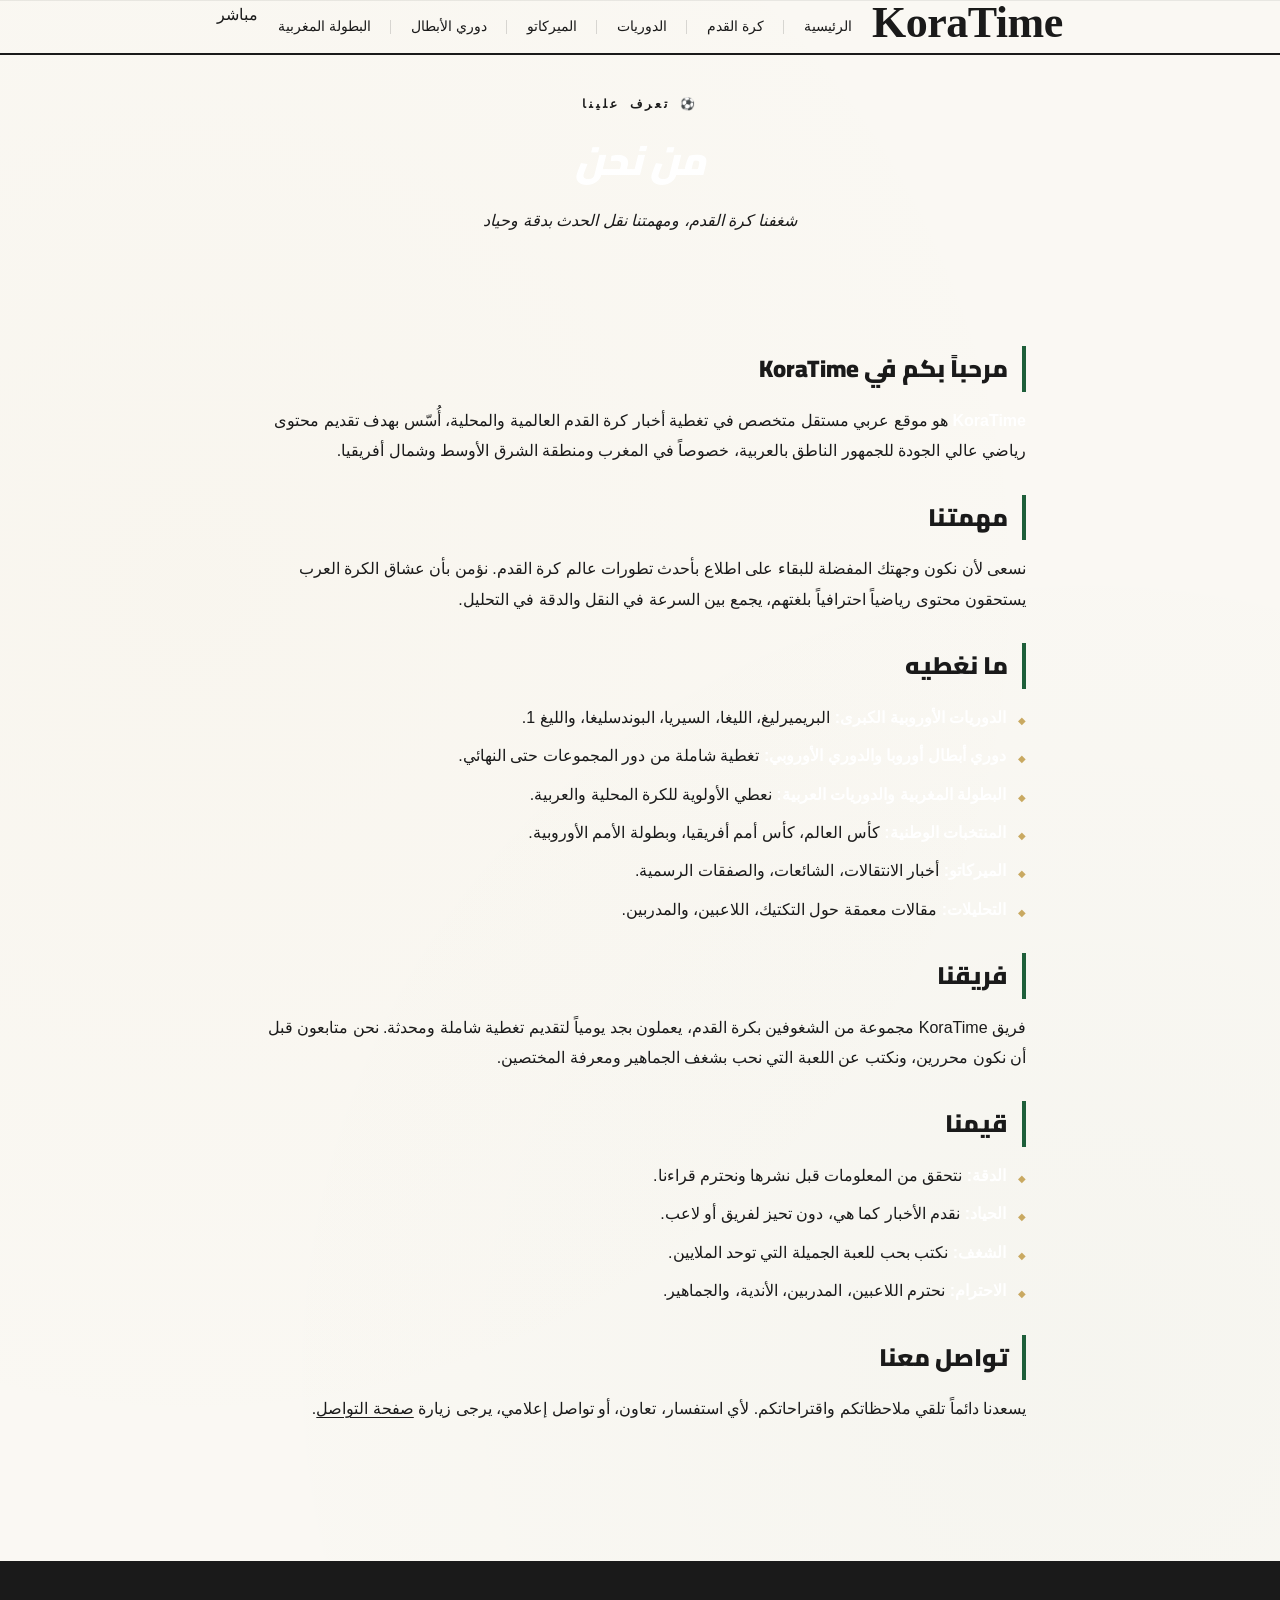
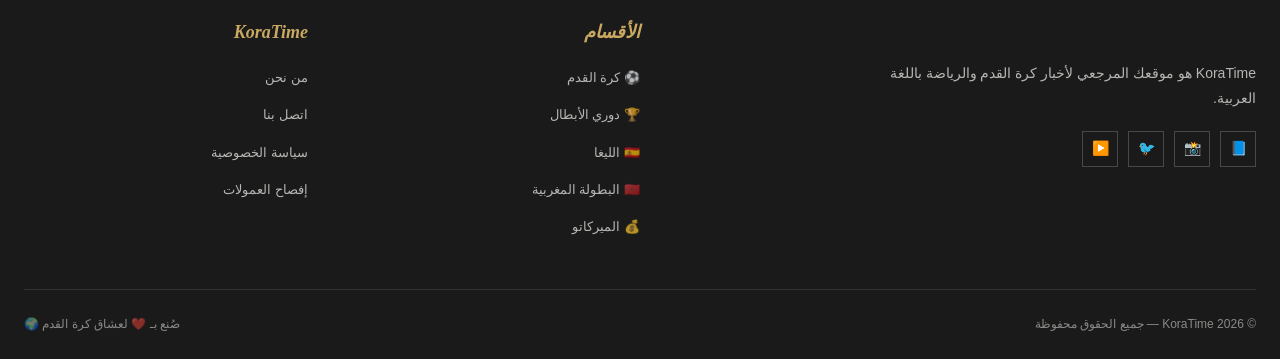
<file: about.html>
<!DOCTYPE html>
<html lang="ar" dir="rtl">
<head>
<meta charset="UTF-8">
<meta name="viewport" content="width=device-width, initial-scale=1.0">
<meta name="description" content="تعرف على KoraTime - موقع عربي متخصص في أخبار وتحليلات كرة القدم العالمية والعربية.">
<title>من نحن | KoraTime</title>
<link href="https://fonts.googleapis.com/css2?family=Cairo:wght@400;600;700;900&family=Oswald:wght@400;500;700&family=Roboto:wght@400;500&display=swap" rel="stylesheet">
<link rel="stylesheet" href="style.css">
<style>
.page-container {
  max-width: 900px;
  margin: 40px auto;
  padding: 0 24px;
}
.page-header {
  text-align: center;
  margin-bottom: 40px;
  padding-bottom: 32px;
  border-bottom: 1px solid var(--border);
}
.page-eyebrow {
  font-size: 12px;
  letter-spacing: 3px;
  color: var(--green);
  font-weight: 700;
  margin-bottom: 12px;
}
.page-title {
  font-family: 'Cairo', sans-serif;
  font-size: 40px;
  font-weight: 900;
  color: #fff;
  margin-bottom: 12px;
}
.page-subtitle {
  font-size: 16px;
  color: var(--text-muted);
}
.page-content {
  background: var(--dark3);
  border: 1px solid var(--border);
  padding: 40px;
  border-radius: 4px;
  line-height: 1.9;
  font-size: 16px;
  color: var(--text);
}
.page-content h2 {
  font-family: 'Cairo', sans-serif;
  font-size: 24px;
  color: var(--green);
  margin: 28px 0 14px 0;
}
.page-content h2:first-child { margin-top: 0; }
.page-content p { margin-bottom: 16px; }
.page-content ul { margin: 12px 0 16px 24px; }
.page-content li { margin-bottom: 8px; }
.page-content strong { color: #fff; }
</style>
</head>
<body>

<!-- NAVBAR -->
<nav>
  <div class="nav-inner">
    <a href="index.html" class="logo">Kora<span>Time</span></a>
    <ul class="nav-links">
      <li><a href="index.html">الرئيسية</a></li>
      <li><a href="#">كرة القدم</a></li>
      <li><a href="#">الدوريات</a></li>
      <li><a href="#">الميركاتو</a></li>
      <li><a href="#">دوري الأبطال</a></li>
      <li><a href="#">البطولة المغربية</a></li>
    </ul>
    <div class="nav-live"><div class="live-dot"></div> مباشر</div>
  </div>
</nav>

<div class="page-container">
  <div class="page-header">
    <div class="page-eyebrow">⚽ تعرف علينا</div>
    <h1 class="page-title">من نحن</h1>
    <p class="page-subtitle">شغفنا كرة القدم، ومهمتنا نقل الحدث بدقة وحياد</p>
  </div>

  <div class="page-content">
    <h2>مرحباً بكم في KoraTime</h2>
    <p>
      <strong>KoraTime</strong> هو موقع عربي مستقل متخصص في تغطية أخبار كرة القدم العالمية والمحلية،
      أُسّس بهدف تقديم محتوى رياضي عالي الجودة للجمهور الناطق بالعربية،
      خصوصاً في المغرب ومنطقة الشرق الأوسط وشمال أفريقيا.
    </p>

    <h2>مهمتنا</h2>
    <p>
      نسعى لأن نكون وجهتك المفضلة للبقاء على اطلاع بأحدث تطورات عالم كرة القدم.
      نؤمن بأن عشاق الكرة العرب يستحقون محتوى رياضياً احترافياً بلغتهم،
      يجمع بين السرعة في النقل والدقة في التحليل.
    </p>

    <h2>ما نغطيه</h2>
    <ul>
      <li><strong>الدوريات الأوروبية الكبرى:</strong> البريميرليغ، الليغا، السيريا، البوندسليغا، والليغ 1.</li>
      <li><strong>دوري أبطال أوروبا والدوري الأوروبي:</strong> تغطية شاملة من دور المجموعات حتى النهائي.</li>
      <li><strong>البطولة المغربية والدوريات العربية:</strong> نعطي الأولوية للكرة المحلية والعربية.</li>
      <li><strong>المنتخبات الوطنية:</strong> كأس العالم، كأس أمم أفريقيا، وبطولة الأمم الأوروبية.</li>
      <li><strong>الميركاتو:</strong> أخبار الانتقالات، الشائعات، والصفقات الرسمية.</li>
      <li><strong>التحليلات:</strong> مقالات معمقة حول التكتيك، اللاعبين، والمدربين.</li>
    </ul>

    <h2>فريقنا</h2>
    <p>
      فريق KoraTime مجموعة من الشغوفين بكرة القدم، يعملون بجد يومياً لتقديم تغطية شاملة ومحدثة.
      نحن متابعون قبل أن نكون محررين، ونكتب عن اللعبة التي نحب بشغف الجماهير ومعرفة المختصين.
    </p>

    <h2>قيمنا</h2>
    <ul>
      <li><strong>الدقة:</strong> نتحقق من المعلومات قبل نشرها ونحترم قراءنا.</li>
      <li><strong>الحياد:</strong> نقدم الأخبار كما هي، دون تحيز لفريق أو لاعب.</li>
      <li><strong>الشغف:</strong> نكتب بحب للعبة الجميلة التي توحد الملايين.</li>
      <li><strong>الاحترام:</strong> نحترم اللاعبين، المدربين، الأندية، والجماهير.</li>
    </ul>

    <h2>تواصل معنا</h2>
    <p>
      يسعدنا دائماً تلقي ملاحظاتكم واقتراحاتكم. لأي استفسار، تعاون، أو تواصل إعلامي،
      يرجى زيارة <a href="contact.html" style="color: var(--green); text-decoration: underline;">صفحة التواصل</a>.
    </p>
  </div>
</div>

<!-- FOOTER -->
<footer>
  <div class="footer-inner">
    <div class="footer-grid">
      <div class="footer-brand">
        <a href="index.html" class="logo">Kora<span>Time</span></a>
        <p class="footer-desc">KoraTime هو موقعك المرجعي لأخبار كرة القدم والرياضة باللغة العربية.</p>
        <div class="footer-social">
          <div class="social-btn">📘</div>
          <div class="social-btn">📸</div>
          <div class="social-btn">🐦</div>
          <div class="social-btn">▶️</div>
        </div>
      </div>
      <div class="footer-col">
        <h4>الأقسام</h4>
        <ul class="footer-links">
          <li><a href="#">⚽ كرة القدم</a></li>
          <li><a href="#">🏆 دوري الأبطال</a></li>
          <li><a href="#">🇪🇸 الليغا</a></li>
          <li><a href="#">🇲🇦 البطولة المغربية</a></li>
          <li><a href="#">💰 الميركاتو</a></li>
        </ul>
      </div>
      <div class="footer-col">
        <h4>KoraTime</h4>
        <ul class="footer-links">
          <li><a href="about.html">من نحن</a></li>
          <li><a href="contact.html">اتصل بنا</a></li>
          <li><a href="privacy.html">سياسة الخصوصية</a></li>
          <li><a href="disclosure.html">إفصاح العمولات</a></li>
        </ul>
      </div>
    </div>
    <div class="footer-bottom">
      <div>© 2026 <span>KoraTime</span> — جميع الحقوق محفوظة</div>
      <div>صُنع بـ ❤️ لعشاق كرة القدم 🌍</div>
    </div>
  </div>
</footer>

</body>
</html>
</file>
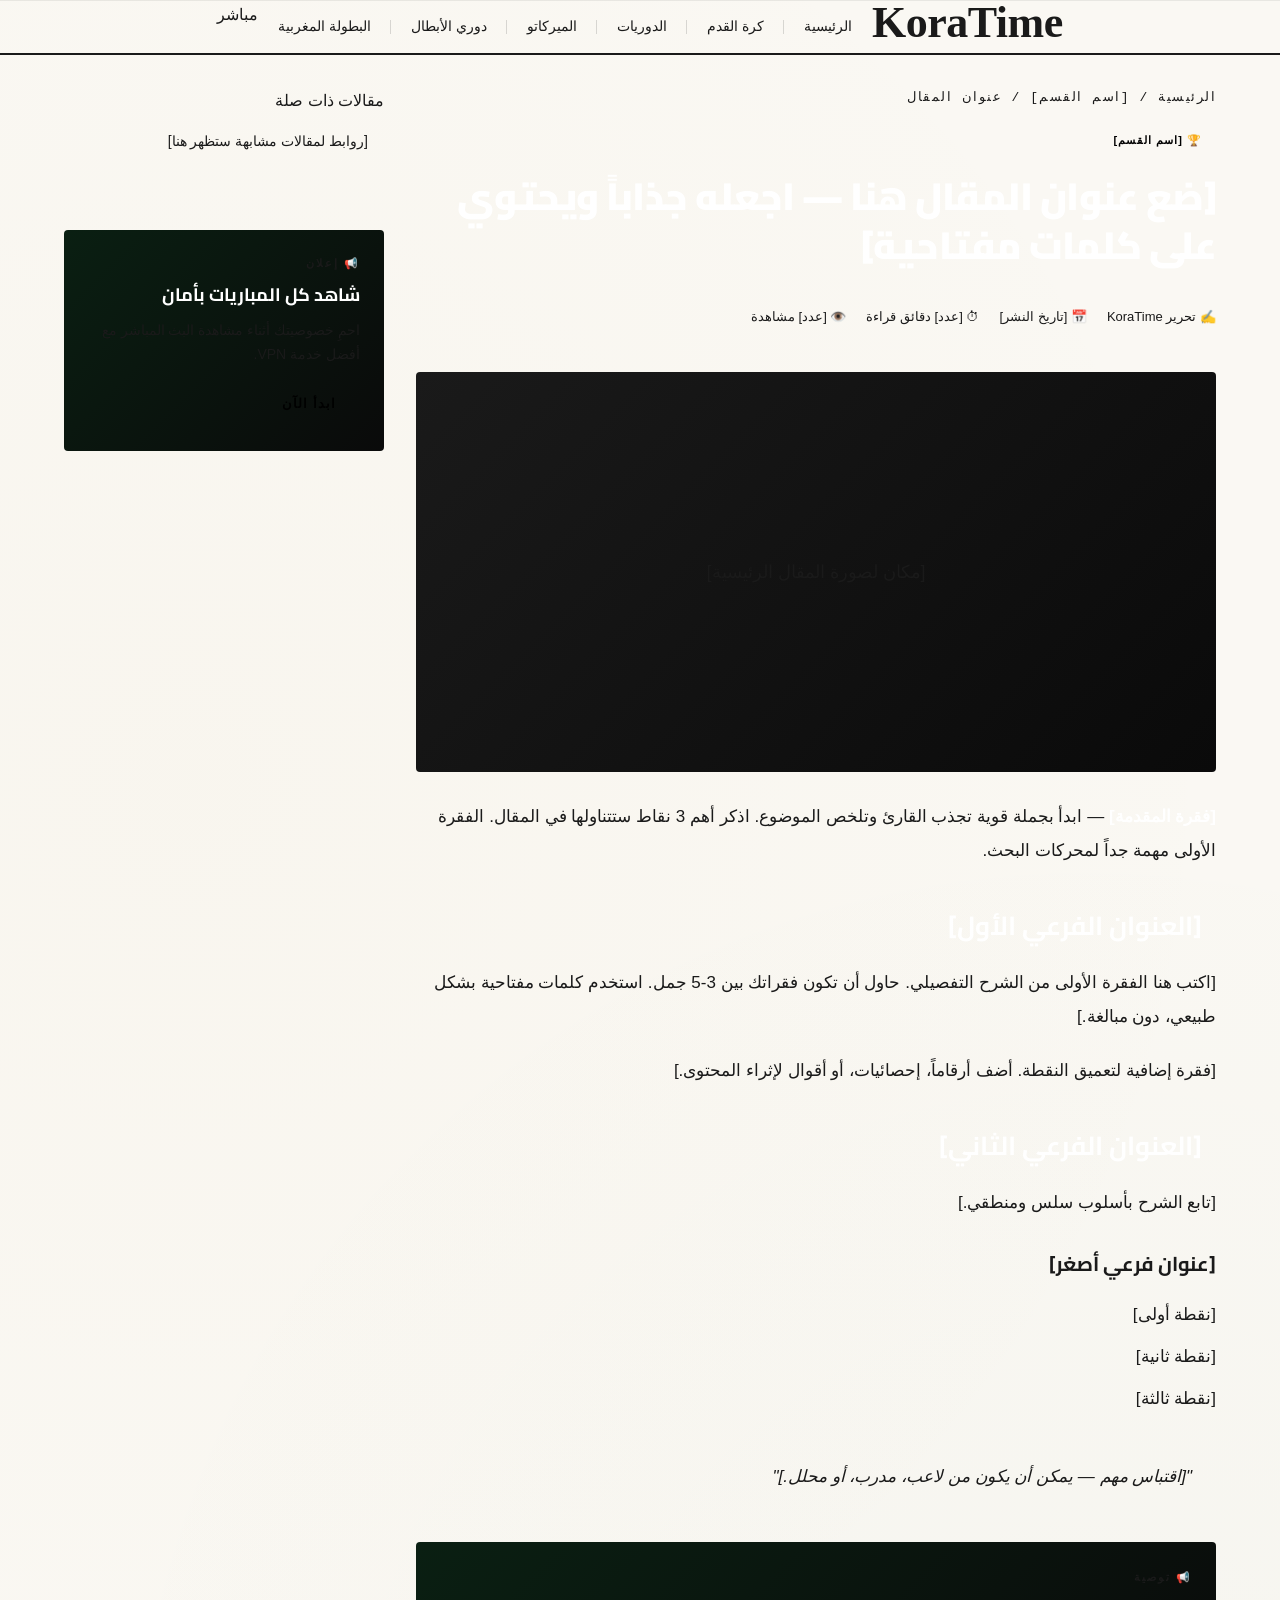
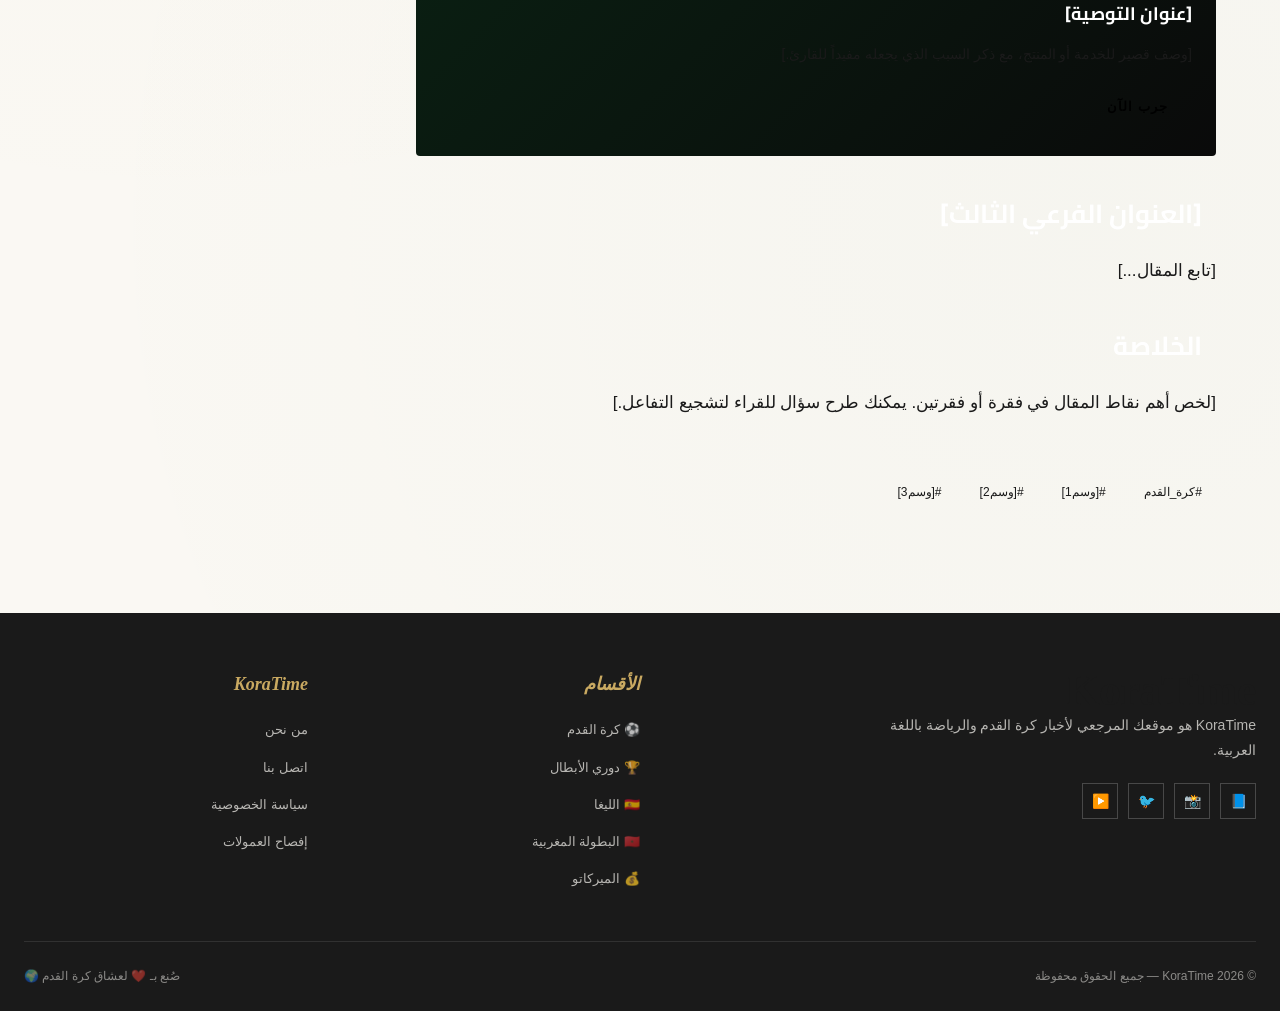
<file: article-template.html>
<!DOCTYPE html>
<html lang="ar" dir="rtl">
<head>
<meta charset="UTF-8">
<meta name="viewport" content="width=device-width, initial-scale=1.0">

<!-- ========== غيّر هذه الأسطر لكل مقال جديد ========== -->
<meta name="description" content="ضع هنا وصفاً قصيراً للمقال (150-160 حرف) — مهم جداً لمحركات البحث.">
<meta name="keywords" content="كلمات, مفتاحية, متعلقة, بالمقال">
<title>عنوان المقال | KoraTime</title>
<!-- ================================================ -->

<link href="https://fonts.googleapis.com/css2?family=Cairo:wght@400;600;700;900&family=Oswald:wght@400;500;700&family=Roboto:wght@400;500&display=swap" rel="stylesheet">
<link rel="stylesheet" href="style.css">
<style>
.article-container { max-width: 1200px; margin: 32px auto; padding: 0 24px; display: grid; grid-template-columns: 1fr 320px; gap: 32px; }
@media (max-width: 768px) { .article-container { grid-template-columns: 1fr; } }
.article-main {}
.article-breadcrumb { font-size: 13px; color: var(--text-muted); margin-bottom: 16px; }
.article-breadcrumb a { color: var(--green); text-decoration: none; }
.article-category {
  display: inline-block;
  background: var(--green); color: #000;
  font-size: 11px; font-weight: 700;
  padding: 6px 14px; border-radius: 2px;
  letter-spacing: 1px; margin-bottom: 16px;
}
.article-title {
  font-family: 'Cairo', sans-serif;
  font-size: 38px; font-weight: 900;
  color: #fff; line-height: 1.3; margin-bottom: 20px;
}
.article-meta {
  display: flex; gap: 20px; flex-wrap: wrap;
  padding: 16px 0;
  border-top: 1px solid var(--border);
  border-bottom: 1px solid var(--border);
  font-size: 13px; color: var(--text-muted);
  margin-bottom: 28px;
}
.article-hero {
  width: 100%; height: 400px;
  background: linear-gradient(135deg, #1a1a1a, #0a0a0a);
  border-radius: 4px; margin-bottom: 28px;
  display: flex; align-items: center; justify-content: center;
  font-size: 18px; color: var(--text-muted);
}
.article-body {
  font-size: 17px; line-height: 2; color: var(--text);
}
.article-body p { margin-bottom: 20px; }
.article-body h2 {
  font-family: 'Cairo', sans-serif;
  font-size: 26px; color: #fff;
  margin: 32px 0 14px 0;
  padding-right: 14px;
  border-right: 4px solid var(--green);
}
.article-body h3 {
  font-family: 'Cairo', sans-serif;
  font-size: 20px; color: var(--green);
  margin: 24px 0 12px 0;
}
.article-body ul, .article-body ol { margin: 14px 0 20px 28px; }
.article-body li { margin-bottom: 8px; }
.article-body strong { color: #fff; }
.article-body blockquote {
  background: var(--dark3);
  border-right: 4px solid var(--gold);
  padding: 20px 24px;
  margin: 24px 0;
  font-style: italic;
  color: var(--text);
}
.article-body a { color: var(--green); text-decoration: underline; }
.affiliate-box {
  background: linear-gradient(135deg, #0a1f12, #0a0a0a);
  border: 1px solid var(--green);
  padding: 24px; border-radius: 4px;
  margin: 28px 0;
}
.affiliate-box .aff-label {
  font-size: 11px; letter-spacing: 2px;
  color: var(--gold); font-weight: 700; margin-bottom: 8px;
}
.affiliate-box h4 {
  font-family: 'Cairo', sans-serif;
  font-size: 18px; color: #fff; margin-bottom: 8px;
}
.affiliate-box p { font-size: 14px; color: var(--text-muted); margin-bottom: 14px; }
.affiliate-box a {
  display: inline-block;
  background: var(--green); color: #000;
  padding: 12px 24px; font-weight: 700;
  text-decoration: none; border-radius: 3px;
  font-size: 13px; letter-spacing: 1px;
}
.article-tags {
  display: flex; gap: 10px; flex-wrap: wrap;
  margin-top: 32px; padding-top: 24px;
  border-top: 1px solid var(--border);
}
.article-tag {
  background: var(--dark3); color: var(--text);
  padding: 6px 14px; border-radius: 20px;
  font-size: 12px; text-decoration: none;
  border: 1px solid var(--border);
}
.article-tag:hover { border-color: var(--green); color: var(--green); }
</style>
</head>
<body>

<!--
========================================================
  📝 دليل استخدام قالب المقال
========================================================
  1. انسخ هذا الملف باسم جديد، مثلاً: article-real-madrid-vs-barcelona.html
  2. غيّر كل النصوص التي بين علامات [ ] بمحتوى مقالك
  3. غيّر عنوان المقال في <title> و<meta description>
  4. احفظ الملف مع باقي الملفات وارفعه إلى Netlify
========================================================
-->

<!-- NAVBAR -->
<nav>
  <div class="nav-inner">
    <a href="index.html" class="logo">Kora<span>Time</span></a>
    <ul class="nav-links">
      <li><a href="index.html">الرئيسية</a></li>
      <li><a href="#">كرة القدم</a></li>
      <li><a href="#">الدوريات</a></li>
      <li><a href="#">الميركاتو</a></li>
      <li><a href="#">دوري الأبطال</a></li>
      <li><a href="#">البطولة المغربية</a></li>
    </ul>
    <div class="nav-live"><div class="live-dot"></div> مباشر</div>
  </div>
</nav>

<div class="article-container">

  <!-- MAIN ARTICLE -->
  <article class="article-main">

    <div class="article-breadcrumb">
      <a href="index.html">الرئيسية</a> / <a href="#">[اسم القسم]</a> / عنوان المقال
    </div>

    <span class="article-category">🏆 [اسم القسم]</span>

    <h1 class="article-title">
      [ضع عنوان المقال هنا — اجعله جذاباً ويحتوي على كلمات مفتاحية]
    </h1>

    <div class="article-meta">
      <span>✍️ تحرير KoraTime</span>
      <span>📅 [تاريخ النشر]</span>
      <span>⏱ [عدد] دقائق قراءة</span>
      <span>👁️ [عدد] مشاهدة</span>
    </div>

    <div class="article-hero">
      [مكان لصورة المقال الرئيسية]
    </div>

    <div class="article-body">

      <p>
        <strong>[فقرة المقدمة]</strong> — ابدأ بجملة قوية تجذب القارئ وتلخص الموضوع.
        اذكر أهم 3 نقاط ستتناولها في المقال. الفقرة الأولى مهمة جداً لمحركات البحث.
      </p>

      <h2>[العنوان الفرعي الأول]</h2>
      <p>
        [اكتب هنا الفقرة الأولى من الشرح التفصيلي. حاول أن تكون فقراتك بين 3-5 جمل.
        استخدم كلمات مفتاحية بشكل طبيعي، دون مبالغة.]
      </p>
      <p>
        [فقرة إضافية لتعميق النقطة. أضف أرقاماً، إحصائيات، أو أقوال لإثراء المحتوى.]
      </p>

      <h2>[العنوان الفرعي الثاني]</h2>
      <p>[تابع الشرح بأسلوب سلس ومنطقي.]</p>

      <h3>[عنوان فرعي أصغر]</h3>
      <ul>
        <li>[نقطة أولى]</li>
        <li>[نقطة ثانية]</li>
        <li>[نقطة ثالثة]</li>
      </ul>

      <blockquote>
        "[اقتباس مهم — يمكن أن يكون من لاعب، مدرب، أو محلل.]"
      </blockquote>

      <!-- صندوق الرابط التابع — استخدمه فقط عندما يكون ذا صلة حقيقية بالمحتوى -->
      <div class="affiliate-box">
        <div class="aff-label">📢 توصية</div>
        <h4>[عنوان التوصية]</h4>
        <p>[وصف قصير للخدمة أو المنتج، مع ذكر السبب الذي يجعله مفيداً للقارئ.]</p>
        <a href="[الرابط التابع هنا]" rel="nofollow sponsored" target="_blank">جرب الآن</a>
      </div>

      <h2>[العنوان الفرعي الثالث]</h2>
      <p>[تابع المقال...]</p>

      <h2>الخلاصة</h2>
      <p>
        [لخص أهم نقاط المقال في فقرة أو فقرتين. يمكنك طرح سؤال للقراء لتشجيع التفاعل.]
      </p>

    </div>

    <div class="article-tags">
      <a href="#" class="article-tag">#كرة_القدم</a>
      <a href="#" class="article-tag">#[وسم1]</a>
      <a href="#" class="article-tag">#[وسم2]</a>
      <a href="#" class="article-tag">#[وسم3]</a>
    </div>

  </article>

  <!-- SIDEBAR -->
  <aside class="sidebar">
    <div class="scores-widget">
      <div class="widget-header">
        <div class="widget-title">مقالات ذات صلة</div>
      </div>
      <div style="padding:16px">
        <p style="color: var(--text-muted); font-size: 14px;">
          [روابط لمقالات مشابهة ستظهر هنا]
        </p>
      </div>
    </div>

    <!-- صندوق رابط تابع في الشريط الجانبي -->
    <div class="affiliate-box">
      <div class="aff-label">📢 إعلان</div>
      <h4>شاهد كل المباريات بأمان</h4>
      <p>احمِ خصوصيتك أثناء مشاهدة البث المباشر مع أفضل خدمة VPN.</p>
      <a href="[رابط تابع]" rel="nofollow sponsored" target="_blank">ابدأ الآن</a>
    </div>
  </aside>

</div>

<!-- FOOTER -->
<footer>
  <div class="footer-inner">
    <div class="footer-grid">
      <div class="footer-brand">
        <a href="index.html" class="logo">Kora<span>Time</span></a>
        <p class="footer-desc">KoraTime هو موقعك المرجعي لأخبار كرة القدم والرياضة باللغة العربية.</p>
        <div class="footer-social">
          <div class="social-btn">📘</div>
          <div class="social-btn">📸</div>
          <div class="social-btn">🐦</div>
          <div class="social-btn">▶️</div>
        </div>
      </div>
      <div class="footer-col">
        <h4>الأقسام</h4>
        <ul class="footer-links">
          <li><a href="#">⚽ كرة القدم</a></li>
          <li><a href="#">🏆 دوري الأبطال</a></li>
          <li><a href="#">🇪🇸 الليغا</a></li>
          <li><a href="#">🇲🇦 البطولة المغربية</a></li>
          <li><a href="#">💰 الميركاتو</a></li>
        </ul>
      </div>
      <div class="footer-col">
        <h4>KoraTime</h4>
        <ul class="footer-links">
          <li><a href="about.html">من نحن</a></li>
          <li><a href="contact.html">اتصل بنا</a></li>
          <li><a href="privacy.html">سياسة الخصوصية</a></li>
          <li><a href="disclosure.html">إفصاح العمولات</a></li>
        </ul>
      </div>
    </div>
    <div class="footer-bottom">
      <div>© 2026 <span>KoraTime</span> — جميع الحقوق محفوظة</div>
      <div>صُنع بـ ❤️ لعشاق كرة القدم 🌍</div>
    </div>
  </div>
</footer>

</body>
</html>
</file>
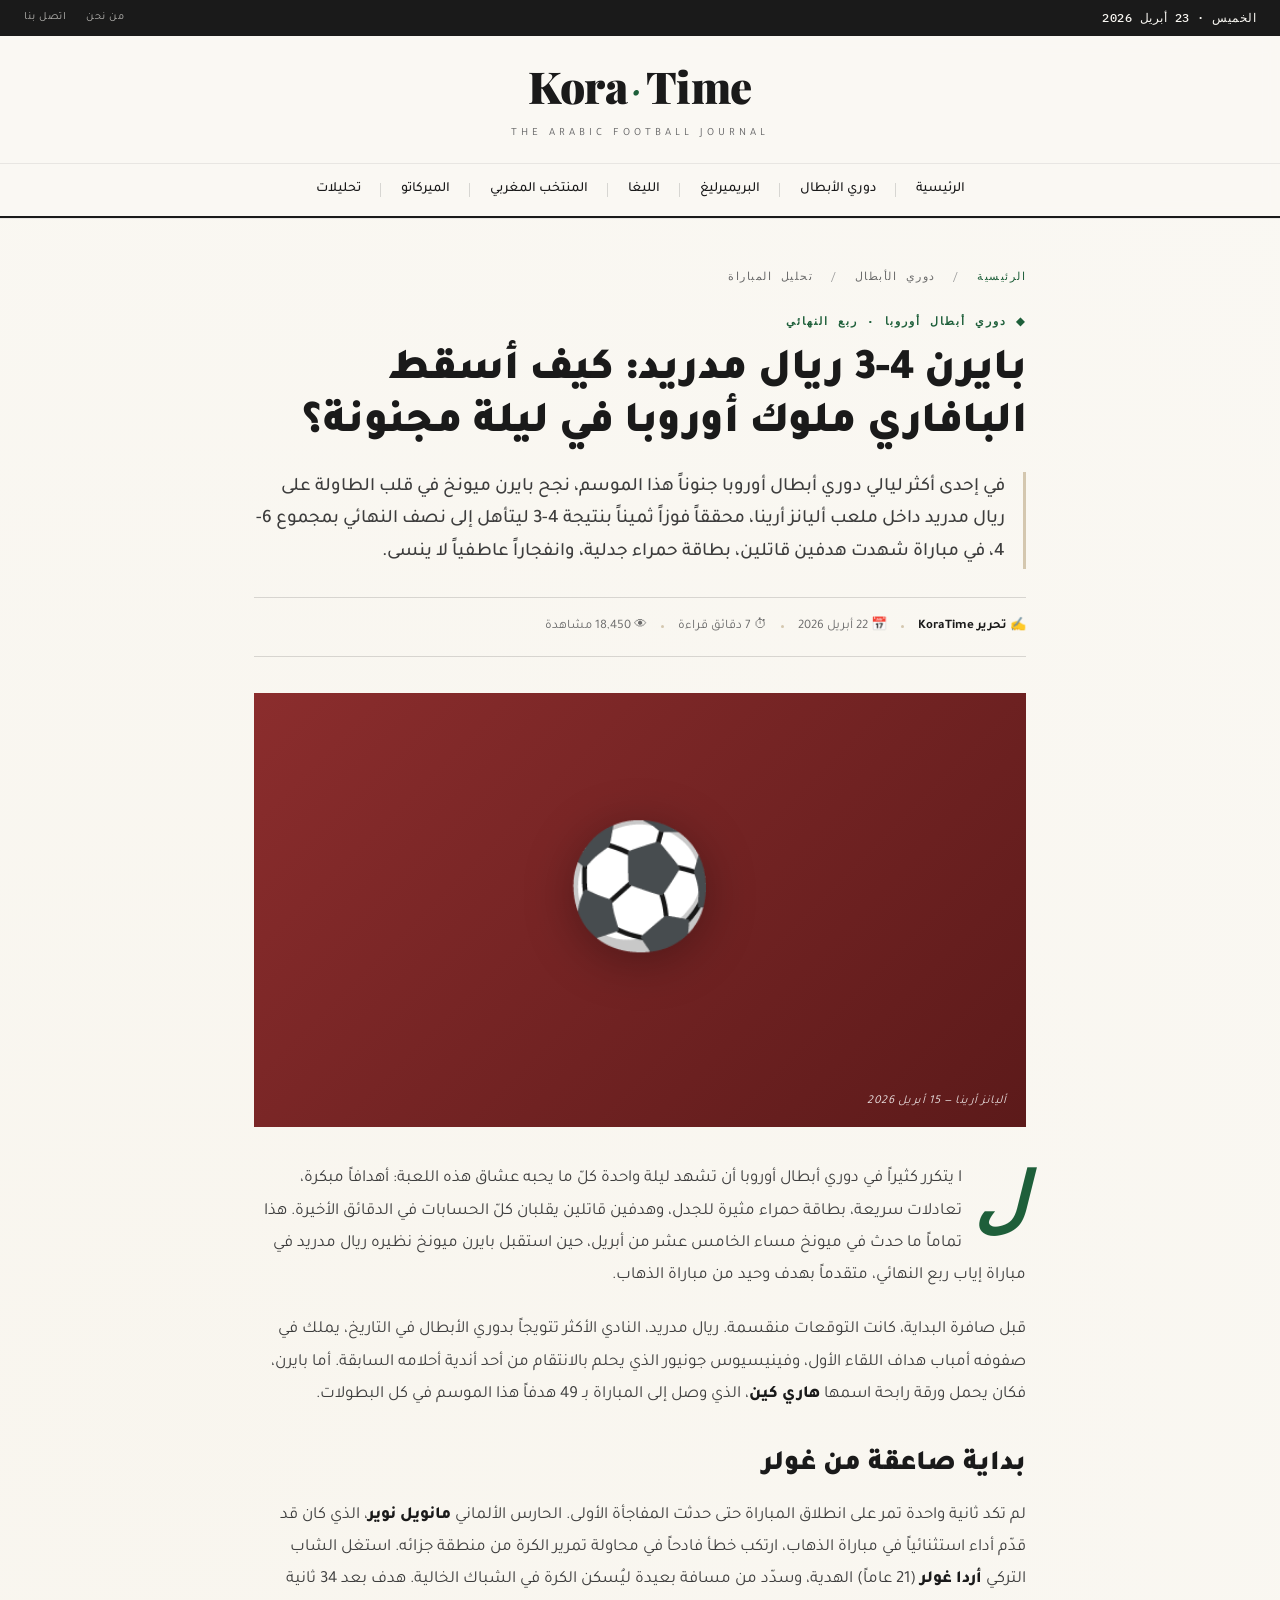
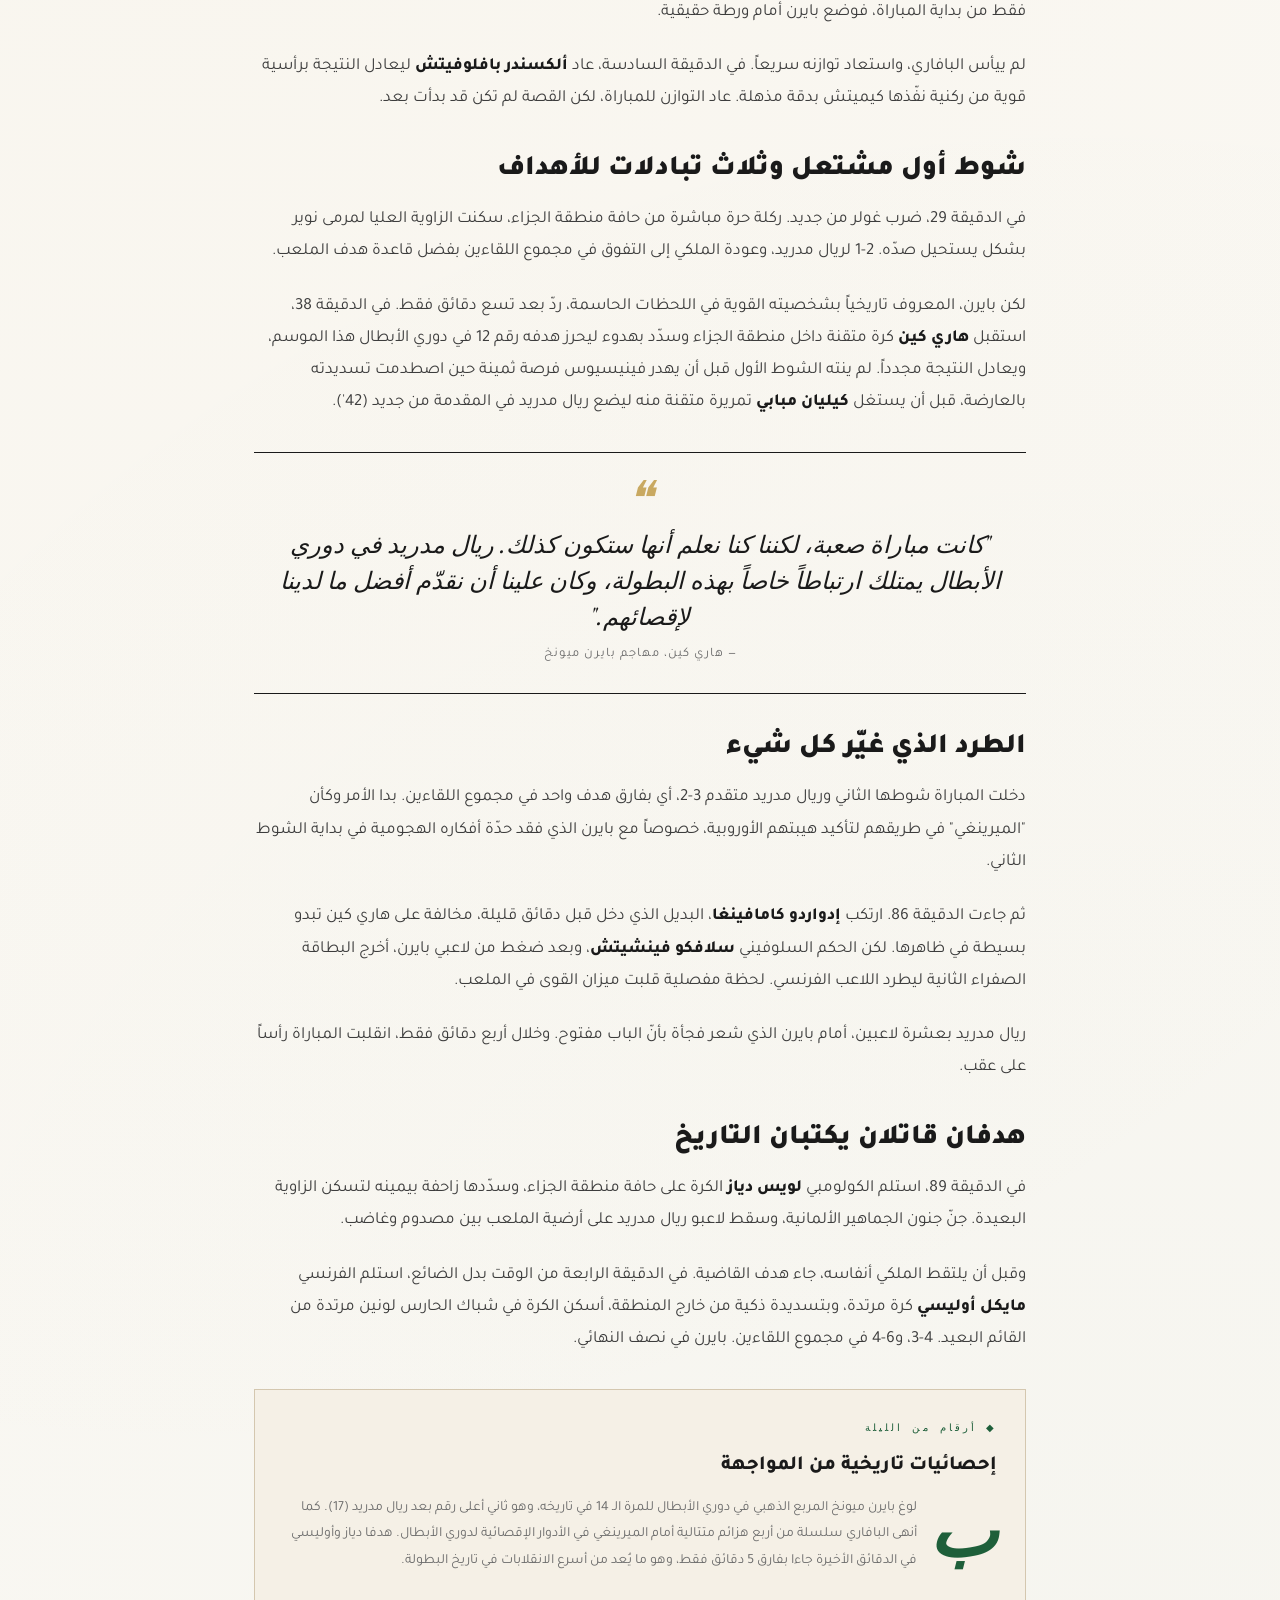
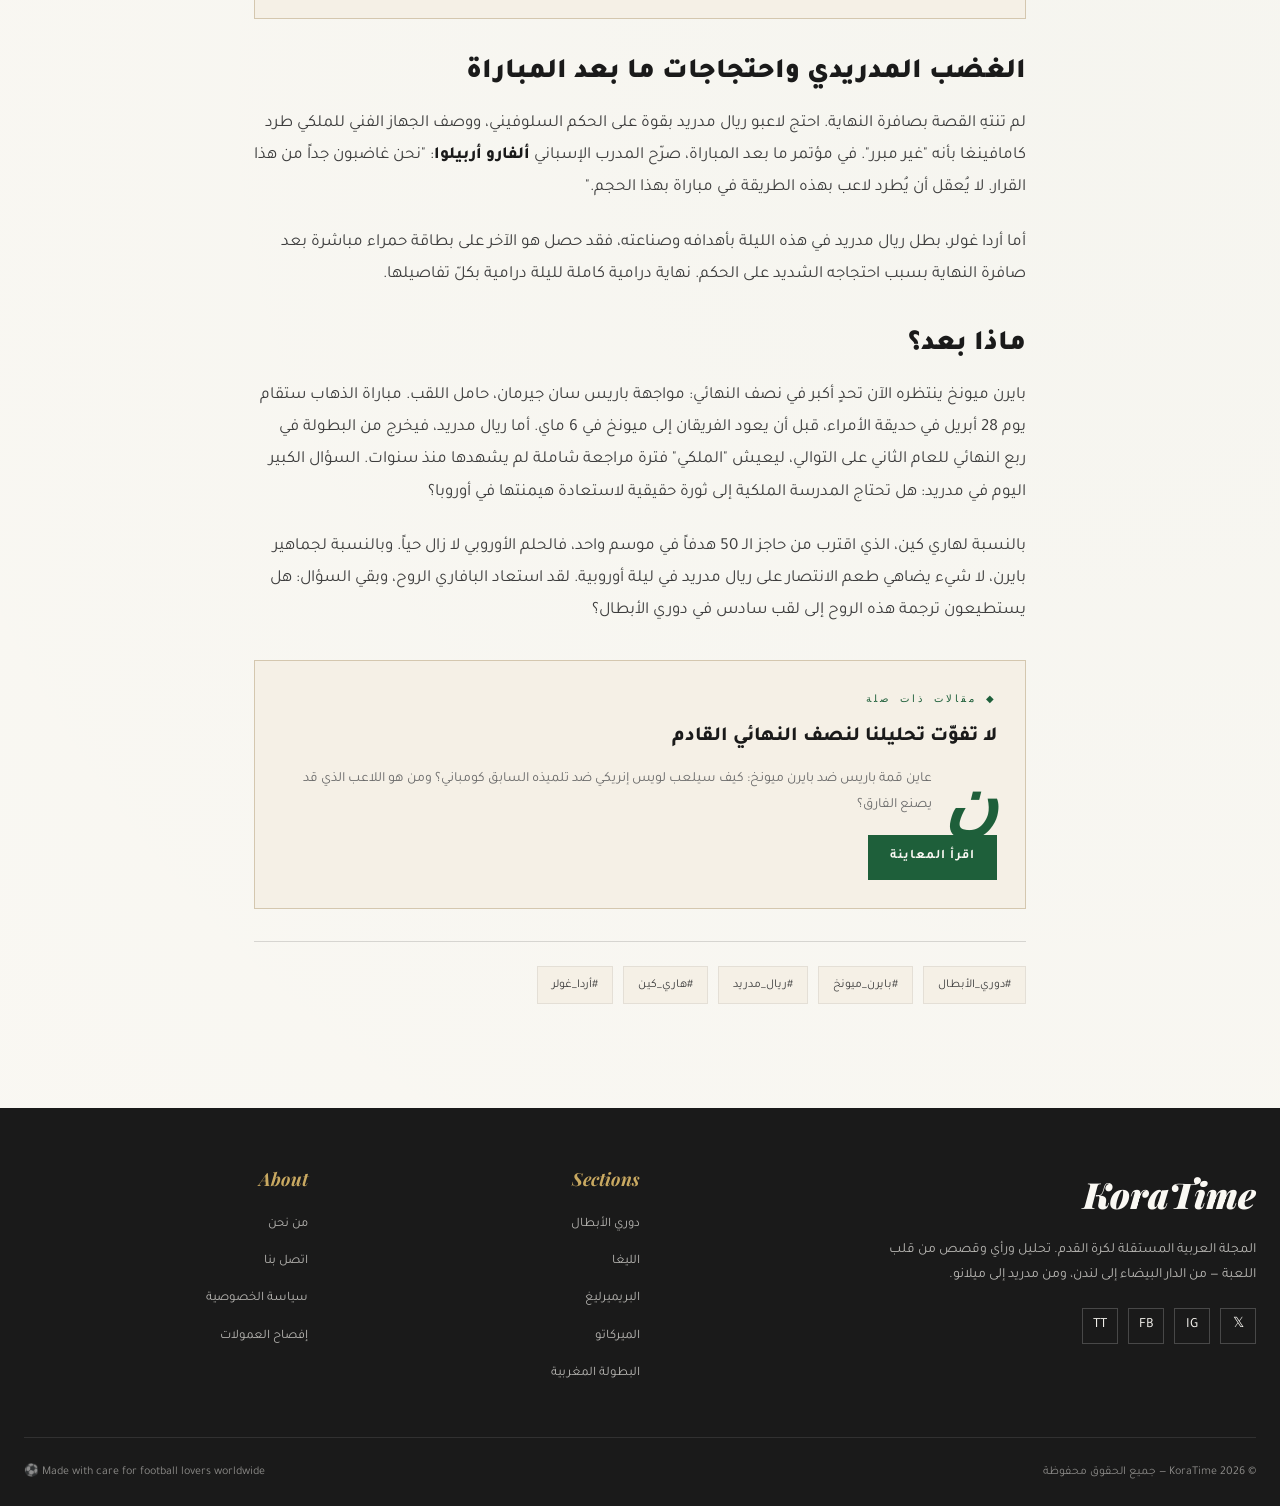
<file: bayern-vs-real-madrid.html>
<!DOCTYPE html>
<html lang="ar" dir="rtl">
<head>
<meta charset="UTF-8">
<meta name="viewport" content="width=device-width, initial-scale=1.0">
<meta name="description" content="تحليل مباراة بايرن 4-3 ريال مدريد في ربع نهائي دوري أبطال أوروبا 2026: كيف قلب البافاري النتيجة في الدقائق الأخيرة.">
<meta name="keywords" content="بايرن ميونخ, ريال مدريد, دوري الأبطال, 2026, هاري كين, أردا غولر, لويس دياز">
<title>بايرن 4-3 ريال مدريد: ليلة مجنونة في ميونخ | KoraTime</title>
<link href="https://fonts.googleapis.com/css2?family=Tajawal:wght@400;500;700;900&family=Playfair+Display:ital,wght@0,400;0,700;0,900;1,400;1,700;1,900&family=IBM+Plex+Mono:wght@400;500&display=swap" rel="stylesheet">
<link rel="stylesheet" href="style.css">
</head>
<body>

<div class="masthead">
  <div class="masthead-inner">
    <div class="masthead-date">الخميس · 23 أبريل 2026</div>
    <div class="masthead-links">
      <a href="about.html">من نحن</a>
      <a href="contact.html">اتصل بنا</a>
    </div>
  </div>
</div>

<header>
  <div class="header-top">
    <div class="logo-wrap">
      <a href="index.html" class="logo">Kora<span class="amp">·</span>Time</a>
      <div class="logo-tagline">THE ARABIC FOOTBALL JOURNAL</div>
    </div>
  </div>
  <nav>
    <div class="nav-inner">
      <ul class="nav-links">
        <li><a href="index.html">الرئيسية</a></li>
        <li><a href="#">دوري الأبطال</a></li>
        <li><a href="#">البريميرليغ</a></li>
        <li><a href="#">الليغا</a></li>
        <li><a href="#">المنتخب المغربي</a></li>
        <li><a href="#">الميركاتو</a></li>
        <li><a href="#">تحليلات</a></li>
      </ul>
    </div>
  </nav>
</header>

<div class="article-wrap">

  <div class="article-breadcrumb">
    <a href="index.html">الرئيسية</a>
    <span class="sep">/</span>
    <span>دوري الأبطال</span>
    <span class="sep">/</span>
    <span>تحليل المباراة</span>
  </div>

  <div class="article-category-tag">◆ دوري أبطال أوروبا · ربع النهائي</div>

  <h1 class="article-title">بايرن 4-3 ريال مدريد: كيف أسقط البافاري ملوك أوروبا في ليلة مجنونة؟</h1>

  <p class="article-lede">
    في إحدى أكثر ليالي دوري أبطال أوروبا جنوناً هذا الموسم، نجح بايرن ميونخ في قلب الطاولة على ريال مدريد داخل ملعب أليانز أرينا، محققاً فوزاً ثميناً بنتيجة 4-3 ليتأهل إلى نصف النهائي بمجموع 6-4، في مباراة شهدت هدفين قاتلين، بطاقة حمراء جدلية، وانفجاراً عاطفياً لا ينسى.
  </p>

  <div class="article-byline">
    <span class="author">✍ تحرير KoraTime</span>
    <span class="byline-sep"></span>
    <span>📅 22 أبريل 2026</span>
    <span class="byline-sep"></span>
    <span>⏱ 7 دقائق قراءة</span>
    <span class="byline-sep"></span>
    <span>👁 18,450 مشاهدة</span>
  </div>

  <div class="article-hero-image">
    <div class="hero-bg" style="background: linear-gradient(135deg, #8B2D2D 0%, #5C1A1A 100%);"></div>
    <div class="hero-emoji">⚽</div>
    <div class="hero-caption">أليانز أرينا — 15 أبريل 2026</div>
  </div>

  <div class="article-content">

    <p>
      لا يتكرر كثيراً في دوري أبطال أوروبا أن تشهد ليلة واحدة كلّ ما يحبه عشاق هذه اللعبة: أهدافاً مبكرة، تعادلات سريعة، بطاقة حمراء مثيرة للجدل، وهدفين قاتلين يقلبان كلّ الحسابات في الدقائق الأخيرة. هذا تماماً ما حدث في ميونخ مساء الخامس عشر من أبريل، حين استقبل بايرن ميونخ نظيره ريال مدريد في مباراة إياب ربع النهائي، متقدماً بهدف وحيد من مباراة الذهاب.
    </p>

    <p>
      قبل صافرة البداية، كانت التوقعات منقسمة. ريال مدريد، النادي الأكثر تتويجاً بدوري الأبطال في التاريخ، يملك في صفوفه أمباب هداف اللقاء الأول، وفينيسيوس جونيور الذي يحلم بالانتقام من أحد أندية أحلامه السابقة. أما بايرن، فكان يحمل ورقة رابحة اسمها <strong>هاري كين</strong>، الذي وصل إلى المباراة بـ 49 هدفاً هذا الموسم في كل البطولات.
    </p>

    <h2>بداية صاعقة من غولر</h2>

    <p>
      لم تكد ثانية واحدة تمر على انطلاق المباراة حتى حدثت المفاجأة الأولى. الحارس الألماني <strong>مانويل نوير</strong>، الذي كان قد قدّم أداء استثنائياً في مباراة الذهاب، ارتكب خطأ فادحاً في محاولة تمرير الكرة من منطقة جزائه. استغل الشاب التركي <strong>أردا غولر</strong> (21 عاماً) الهدية، وسدّد من مسافة بعيدة ليُسكن الكرة في الشباك الخالية. هدف بعد 34 ثانية فقط من بداية المباراة، فوضع بايرن أمام ورطة حقيقية.
    </p>

    <p>
      لم ييأس البافاري، واستعاد توازنه سريعاً. في الدقيقة السادسة، عاد <strong>ألكسندر بافلوفيتش</strong> ليعادل النتيجة برأسية قوية من ركنية نفّذها كيميتش بدقة مذهلة. عاد التوازن للمباراة، لكن القصة لم تكن قد بدأت بعد.
    </p>

    <h2>شوط أول مشتعل وثلاث تبادلات للأهداف</h2>

    <p>
      في الدقيقة 29، ضرب غولر من جديد. ركلة حرة مباشرة من حافة منطقة الجزاء، سكنت الزاوية العليا لمرمى نوير بشكل يستحيل صدّه. 2-1 لريال مدريد، وعودة الملكي إلى التفوق في مجموع اللقاءين بفضل قاعدة هدف الملعب.
    </p>

    <p>
      لكن بايرن، المعروف تاريخياً بشخصيته القوية في اللحظات الحاسمة، ردّ بعد تسع دقائق فقط. في الدقيقة 38، استقبل <strong>هاري كين</strong> كرة متقنة داخل منطقة الجزاء وسدّد بهدوء ليحرز هدفه رقم 12 في دوري الأبطال هذا الموسم، ويعادل النتيجة مجدداً. لم ينته الشوط الأول قبل أن يهدر فينيسيوس فرصة ثمينة حين اصطدمت تسديدته بالعارضة، قبل أن يستغل <strong>كيليان مبابي</strong> تمريرة متقنة منه ليضع ريال مدريد في المقدمة من جديد (42').
    </p>

    <blockquote>
      "كانت مباراة صعبة، لكننا كنا نعلم أنها ستكون كذلك. ريال مدريد في دوري الأبطال يمتلك ارتباطاً خاصاً بهذه البطولة، وكان علينا أن نقدّم أفضل ما لدينا لإقصائهم."
      <cite>— هاري كين، مهاجم بايرن ميونخ</cite>
    </blockquote>

    <h2>الطرد الذي غيّر كل شيء</h2>

    <p>
      دخلت المباراة شوطها الثاني وريال مدريد متقدم 3-2، أي بفارق هدف واحد في مجموع اللقاءين. بدا الأمر وكأن "الميرينغي" في طريقهم لتأكيد هيبتهم الأوروبية، خصوصاً مع بايرن الذي فقد حدّة أفكاره الهجومية في بداية الشوط الثاني.
    </p>

    <p>
      ثم جاءت الدقيقة 86. ارتكب <strong>إدواردو كامافينغا</strong>، البديل الذي دخل قبل دقائق قليلة، مخالفة على هاري كين تبدو بسيطة في ظاهرها. لكن الحكم السلوفيني <strong>سلافكو فينشيتش</strong>، وبعد ضغط من لاعبي بايرن، أخرج البطاقة الصفراء الثانية ليطرد اللاعب الفرنسي. لحظة مفصلية قلبت ميزان القوى في الملعب.
    </p>

    <p>
      ريال مدريد بعشرة لاعبين، أمام بايرن الذي شعر فجأة بأنّ الباب مفتوح. وخلال أربع دقائق فقط، انقلبت المباراة رأساً على عقب.
    </p>

    <h2>هدفان قاتلان يكتبان التاريخ</h2>

    <p>
      في الدقيقة 89، استلم الكولومبي <strong>لويس دياز</strong> الكرة على حافة منطقة الجزاء، وسدّدها زاحفة بيمينه لتسكن الزاوية البعيدة. جنّ جنون الجماهير الألمانية، وسقط لاعبو ريال مدريد على أرضية الملعب بين مصدوم وغاضب.
    </p>

    <p>
      وقبل أن يلتقط الملكي أنفاسه، جاء هدف القاضية. في الدقيقة الرابعة من الوقت بدل الضائع، استلم الفرنسي <strong>مايكل أوليسي</strong> كرة مرتدة، وبتسديدة ذكية من خارج المنطقة، أسكن الكرة في شباك الحارس لونين مرتدة من القائم البعيد. 4-3، و6-4 في مجموع اللقاءين. بايرن في نصف النهائي.
    </p>

    <div class="pullout-box">
      <div class="pullout-label">◆ أرقام من الليلة</div>
      <h4>إحصائيات تاريخية من المواجهة</h4>
      <p>
        بلوغ بايرن ميونخ المربع الذهبي في دوري الأبطال للمرة الـ 14 في تاريخه، وهو ثاني أعلى رقم بعد ريال مدريد (17). كما أنهى البافاري سلسلة من أربع هزائم متتالية أمام الميرينغي في الأدوار الإقصائية لدوري الأبطال. هدفا دياز وأوليسي في الدقائق الأخيرة جاءا بفارق 5 دقائق فقط، وهو ما يُعد من أسرع الانقلابات في تاريخ البطولة.
      </p>
    </div>

    <h2>الغضب المدريدي واحتجاجات ما بعد المباراة</h2>

    <p>
      لم تنتهِ القصة بصافرة النهاية. احتج لاعبو ريال مدريد بقوة على الحكم السلوفيني، ووصف الجهاز الفني للملكي طرد كامافينغا بأنه "غير مبرر". في مؤتمر ما بعد المباراة، صرّح المدرب الإسباني <strong>ألفارو أربيلوا</strong>: "نحن غاضبون جداً من هذا القرار. لا يُعقل أن يُطرد لاعب بهذه الطريقة في مباراة بهذا الحجم."
    </p>

    <p>
      أما أردا غولر، بطل ريال مدريد في هذه الليلة بأهدافه وصناعته، فقد حصل هو الآخر على بطاقة حمراء مباشرة بعد صافرة النهاية بسبب احتجاجه الشديد على الحكم. نهاية درامية كاملة لليلة درامية بكلّ تفاصيلها.
    </p>

    <h2>ماذا بعد؟</h2>

    <p>
      بايرن ميونخ ينتظره الآن تحدٍ أكبر في نصف النهائي: مواجهة باريس سان جيرمان، حامل اللقب. مباراة الذهاب ستقام يوم 28 أبريل في حديقة الأمراء، قبل أن يعود الفريقان إلى ميونخ في 6 ماي. أما ريال مدريد، فيخرج من البطولة في ربع النهائي للعام الثاني على التوالي، ليعيش "الملكي" فترة مراجعة شاملة لم يشهدها منذ سنوات. السؤال الكبير اليوم في مدريد: هل تحتاج المدرسة الملكية إلى ثورة حقيقية لاستعادة هيمنتها في أوروبا؟
    </p>

    <p>
      بالنسبة لهاري كين، الذي اقترب من حاجز الـ 50 هدفاً في موسم واحد، فالحلم الأوروبي لا زال حياً. وبالنسبة لجماهير بايرن، لا شيء يضاهي طعم الانتصار على ريال مدريد في ليلة أوروبية. لقد استعاد البافاري الروح، وبقي السؤال: هل يستطيعون ترجمة هذه الروح إلى لقب سادس في دوري الأبطال؟
    </p>

    <div class="pullout-box">
      <div class="pullout-label">◆ مقالات ذات صلة</div>
      <h4>لا تفوّت تحليلنا لنصف النهائي القادم</h4>
      <p>نعاين قمة باريس ضد بايرن ميونخ: كيف سيلعب لويس إنريكي ضد تلميذه السابق كومباني؟ ومن هو اللاعب الذي قد يصنع الفارق؟</p>
      <a href="psg-vs-bayern-preview.html" class="pullout-btn">اقرأ المعاينة</a>
    </div>

    <div class="article-tags">
      <a href="#" class="article-tag">#دوري_الأبطال</a>
      <a href="#" class="article-tag">#بايرن_ميونخ</a>
      <a href="#" class="article-tag">#ريال_مدريد</a>
      <a href="#" class="article-tag">#هاري_كين</a>
      <a href="#" class="article-tag">#أردا_غولر</a>
    </div>

  </div>
</div>

<footer>
  <div class="footer-inner">
    <div class="footer-grid">
      <div class="footer-brand">
        <div class="footer-logo">KoraTime</div>
        <p>المجلة العربية المستقلة لكرة القدم. تحليل ورأي وقصص من قلب اللعبة — من الدار البيضاء إلى لندن، ومن مدريد إلى ميلانو.</p>
        <div class="footer-social">
          <div class="social-btn">𝕏</div>
          <div class="social-btn">IG</div>
          <div class="social-btn">FB</div>
          <div class="social-btn">TT</div>
        </div>
      </div>
      <div class="footer-col">
        <h4>Sections</h4>
        <ul class="footer-links">
          <li><a href="#">دوري الأبطال</a></li>
          <li><a href="#">الليغا</a></li>
          <li><a href="#">البريميرليغ</a></li>
          <li><a href="#">الميركاتو</a></li>
          <li><a href="#">البطولة المغربية</a></li>
        </ul>
      </div>
      <div class="footer-col">
        <h4>About</h4>
        <ul class="footer-links">
          <li><a href="about.html">من نحن</a></li>
          <li><a href="contact.html">اتصل بنا</a></li>
          <li><a href="privacy.html">سياسة الخصوصية</a></li>
          <li><a href="disclosure.html">إفصاح العمولات</a></li>
        </ul>
      </div>
    </div>
    <div class="footer-bottom">
      <div>© 2026 KoraTime — جميع الحقوق محفوظة</div>
      <div>Made with care for football lovers worldwide ⚽</div>
    </div>
  </div>
</footer>

</body>
</html>
</file>
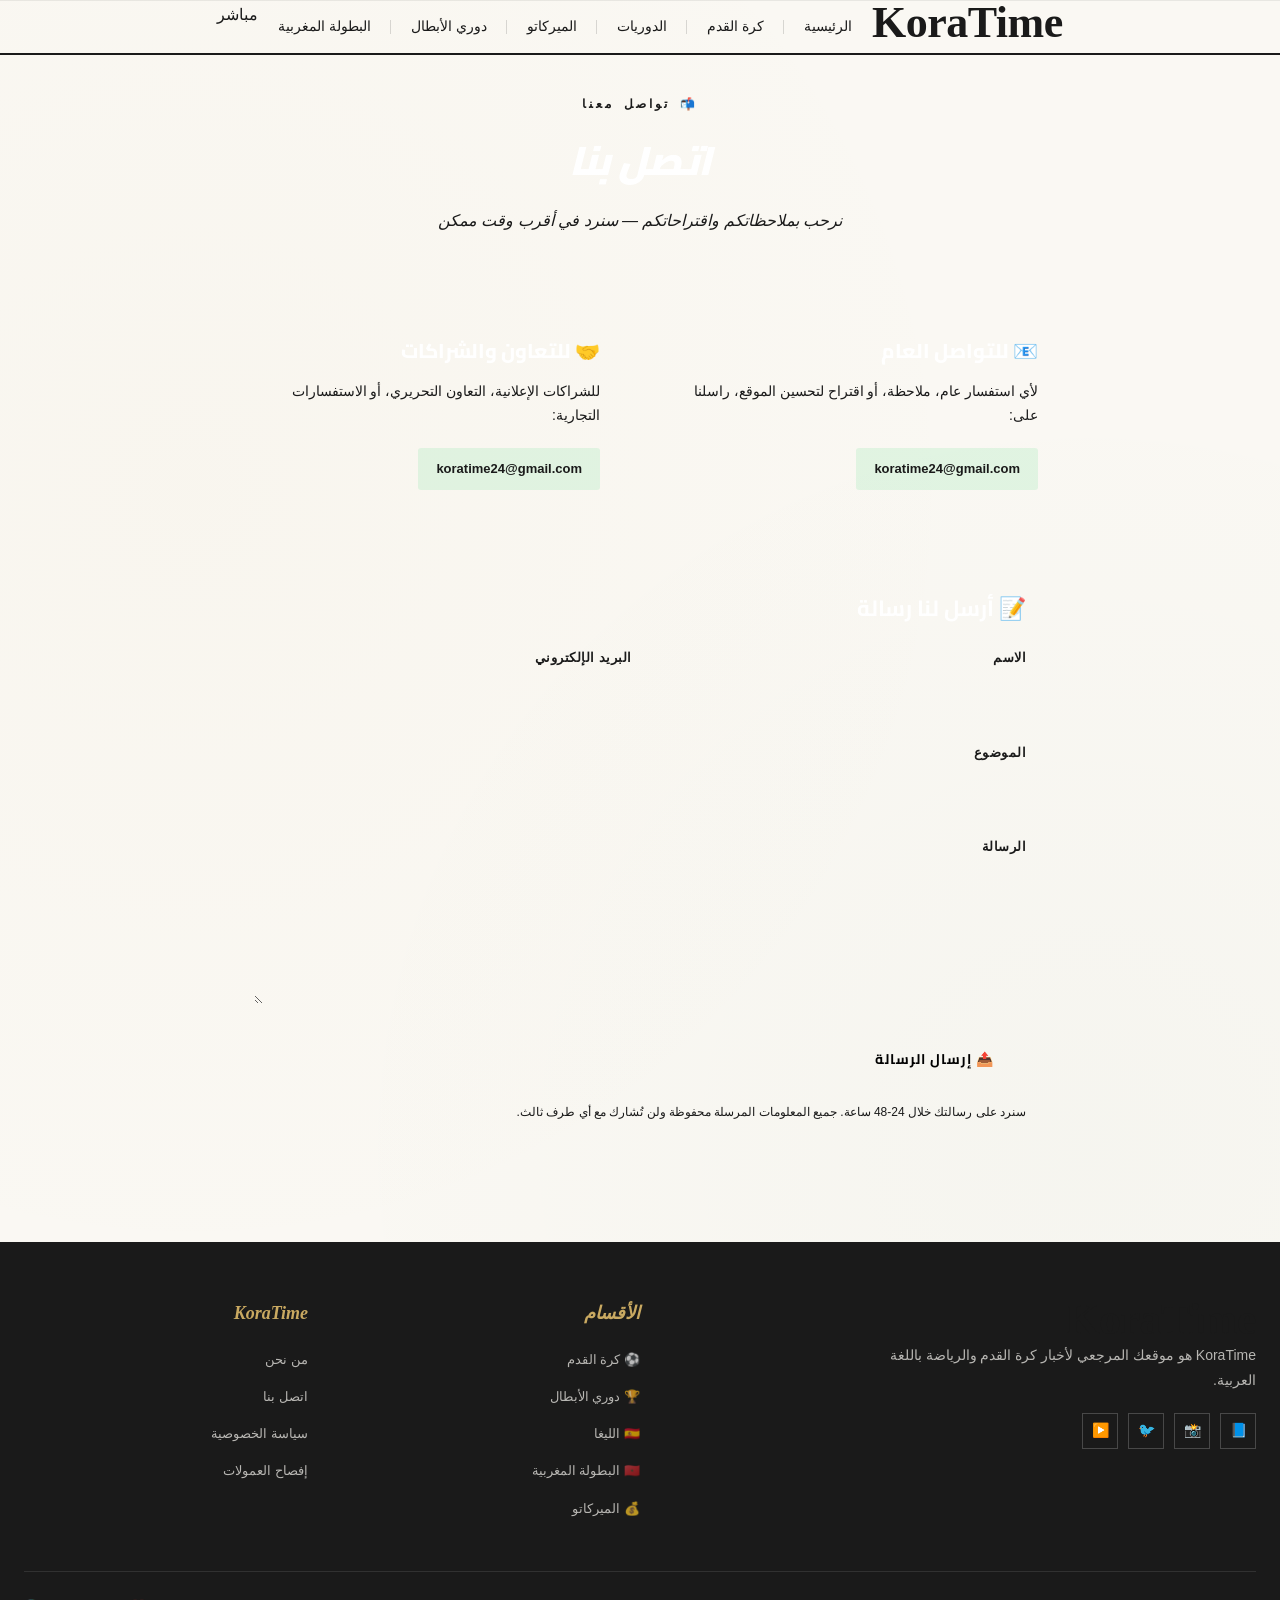
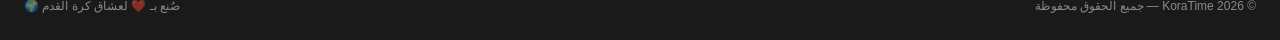
<file: contact.html>
<!DOCTYPE html>
<html lang="ar" dir="rtl">
<head>
<meta charset="UTF-8">
<meta name="viewport" content="width=device-width, initial-scale=1.0">
<meta name="description" content="تواصل مع فريق KoraTime - لأي استفسار أو تعاون أو ملاحظة.">
<title>اتصل بنا | KoraTime</title>
<link href="https://fonts.googleapis.com/css2?family=Cairo:wght@400;600;700;900&family=Oswald:wght@400;500;700&family=Roboto:wght@400;500&display=swap" rel="stylesheet">
<link rel="stylesheet" href="style.css">
<style>
.page-container {
  max-width: 900px;
  margin: 40px auto;
  padding: 0 24px;
}
.page-header {
  text-align: center;
  margin-bottom: 40px;
  padding-bottom: 32px;
  border-bottom: 1px solid var(--border);
}
.page-eyebrow {
  font-size: 12px;
  letter-spacing: 3px;
  color: var(--green);
  font-weight: 700;
  margin-bottom: 12px;
}
.page-title {
  font-family: 'Cairo', sans-serif;
  font-size: 40px;
  font-weight: 900;
  color: #fff;
  margin-bottom: 12px;
}
.page-subtitle {
  font-size: 16px;
  color: var(--text-muted);
}
.contact-grid {
  display: grid;
  grid-template-columns: 1fr 1fr;
  gap: 24px;
  margin-bottom: 32px;
}
@media (max-width: 768px) { .contact-grid { grid-template-columns: 1fr; } }
.contact-card {
  background: var(--dark3);
  border: 1px solid var(--border);
  border-top: 3px solid var(--green);
  padding: 28px;
  border-radius: 4px;
}
.contact-card h3 {
  font-family: 'Cairo', sans-serif;
  font-size: 20px;
  color: #fff;
  margin-bottom: 12px;
}
.contact-card p { color: var(--text-muted); line-height: 1.7; margin-bottom: 12px; }
.contact-email {
  display: inline-block;
  background: rgba(0,200,83,0.1);
  border: 1px solid var(--green);
  color: var(--green);
  padding: 10px 18px;
  border-radius: 3px;
  font-weight: 700;
  text-decoration: none;
  margin-top: 8px;
}
.contact-email:hover { background: var(--green); color: #000; }
.contact-form-section {
  background: var(--dark3);
  border: 1px solid var(--border);
  padding: 40px;
  border-radius: 4px;
}
.contact-form-section h3 {
  font-family: 'Cairo', sans-serif;
  font-size: 22px;
  color: #fff;
  margin-bottom: 20px;
}
.form-row {
  display: grid;
  grid-template-columns: 1fr 1fr;
  gap: 16px;
  margin-bottom: 16px;
}
@media (max-width: 768px) { .form-row { grid-template-columns: 1fr; } }
.form-field label {
  display: block;
  font-size: 13px;
  color: var(--text-muted);
  margin-bottom: 6px;
  font-weight: 600;
}
.form-field input,
.form-field textarea {
  width: 100%;
  background: var(--dark);
  border: 1px solid var(--border);
  color: var(--text);
  padding: 12px 14px;
  border-radius: 3px;
  font-family: 'Cairo', sans-serif;
  font-size: 14px;
}
.form-field input:focus,
.form-field textarea:focus {
  outline: none;
  border-color: var(--green);
}
.form-field textarea { min-height: 140px; resize: vertical; }
.form-submit {
  background: var(--green);
  color: #000;
  font-weight: 700;
  padding: 14px 32px;
  border: none;
  border-radius: 3px;
  cursor: pointer;
  font-size: 14px;
  letter-spacing: 1px;
  font-family: 'Cairo', sans-serif;
}
.form-submit:hover { background: #00e060; }
</style>
</head>
<body>

<!-- NAVBAR -->
<nav>
  <div class="nav-inner">
    <a href="index.html" class="logo">Kora<span>Time</span></a>
    <ul class="nav-links">
      <li><a href="index.html">الرئيسية</a></li>
      <li><a href="#">كرة القدم</a></li>
      <li><a href="#">الدوريات</a></li>
      <li><a href="#">الميركاتو</a></li>
      <li><a href="#">دوري الأبطال</a></li>
      <li><a href="#">البطولة المغربية</a></li>
    </ul>
    <div class="nav-live"><div class="live-dot"></div> مباشر</div>
  </div>
</nav>

<div class="page-container">
  <div class="page-header">
    <div class="page-eyebrow">📬 تواصل معنا</div>
    <h1 class="page-title">اتصل بنا</h1>
    <p class="page-subtitle">نرحب بملاحظاتكم واقتراحاتكم — سنرد في أقرب وقت ممكن</p>
  </div>

  <div class="contact-grid">
    <div class="contact-card">
      <h3>📧 للتواصل العام</h3>
      <p>لأي استفسار عام، ملاحظة، أو اقتراح لتحسين الموقع، راسلنا على:</p>
      <a href="mailto:koratime24@gmail.com" class="contact-email">koratime24@gmail.com</a>
    </div>

    <div class="contact-card">
      <h3>🤝 للتعاون والشراكات</h3>
      <p>للشراكات الإعلانية، التعاون التحريري، أو الاستفسارات التجارية:</p>
      <a href="mailto:koratime24@gmail.com" class="contact-email">koratime24@gmail.com</a>
    </div>
  </div>

  <div class="contact-form-section">
    <h3>📝 أرسل لنا رسالة</h3>
    <form action="https://formsubmit.co/koratime24@gmail.com" method="POST">
      <input type="hidden" name="_captcha" value="true">
      <input type="hidden" name="_template" value="table">
      <input type="hidden" name="_subject" value="رسالة جديدة من موقع KoraTime">

      <div class="form-row">
        <div class="form-field">
          <label for="name">الاسم</label>
          <input type="text" id="name" name="name" required>
        </div>
        <div class="form-field">
          <label for="email">البريد الإلكتروني</label>
          <input type="email" id="email" name="email" required>
        </div>
      </div>

      <div class="form-field" style="margin-bottom:16px">
        <label for="subject">الموضوع</label>
        <input type="text" id="subject" name="subject" required>
      </div>

      <div class="form-field" style="margin-bottom:20px">
        <label for="message">الرسالة</label>
        <textarea id="message" name="message" required></textarea>
      </div>

      <button type="submit" class="form-submit">📤 إرسال الرسالة</button>
    </form>
    <p style="margin-top:16px; font-size:12px; color: var(--text-muted);">
      سنرد على رسالتك خلال 24-48 ساعة. جميع المعلومات المرسلة محفوظة ولن تُشارك مع أي طرف ثالث.
    </p>
  </div>
</div>

<!-- FOOTER -->
<footer>
  <div class="footer-inner">
    <div class="footer-grid">
      <div class="footer-brand">
        <a href="index.html" class="logo">Kora<span>Time</span></a>
        <p class="footer-desc">KoraTime هو موقعك المرجعي لأخبار كرة القدم والرياضة باللغة العربية.</p>
        <div class="footer-social">
          <div class="social-btn">📘</div>
          <div class="social-btn">📸</div>
          <div class="social-btn">🐦</div>
          <div class="social-btn">▶️</div>
        </div>
      </div>
      <div class="footer-col">
        <h4>الأقسام</h4>
        <ul class="footer-links">
          <li><a href="#">⚽ كرة القدم</a></li>
          <li><a href="#">🏆 دوري الأبطال</a></li>
          <li><a href="#">🇪🇸 الليغا</a></li>
          <li><a href="#">🇲🇦 البطولة المغربية</a></li>
          <li><a href="#">💰 الميركاتو</a></li>
        </ul>
      </div>
      <div class="footer-col">
        <h4>KoraTime</h4>
        <ul class="footer-links">
          <li><a href="about.html">من نحن</a></li>
          <li><a href="contact.html">اتصل بنا</a></li>
          <li><a href="privacy.html">سياسة الخصوصية</a></li>
          <li><a href="disclosure.html">إفصاح العمولات</a></li>
        </ul>
      </div>
    </div>
    <div class="footer-bottom">
      <div>© 2026 <span>KoraTime</span> — جميع الحقوق محفوظة</div>
      <div>صُنع بـ ❤️ لعشاق كرة القدم 🌍</div>
    </div>
  </div>
</footer>

</body>
</html>
</file>
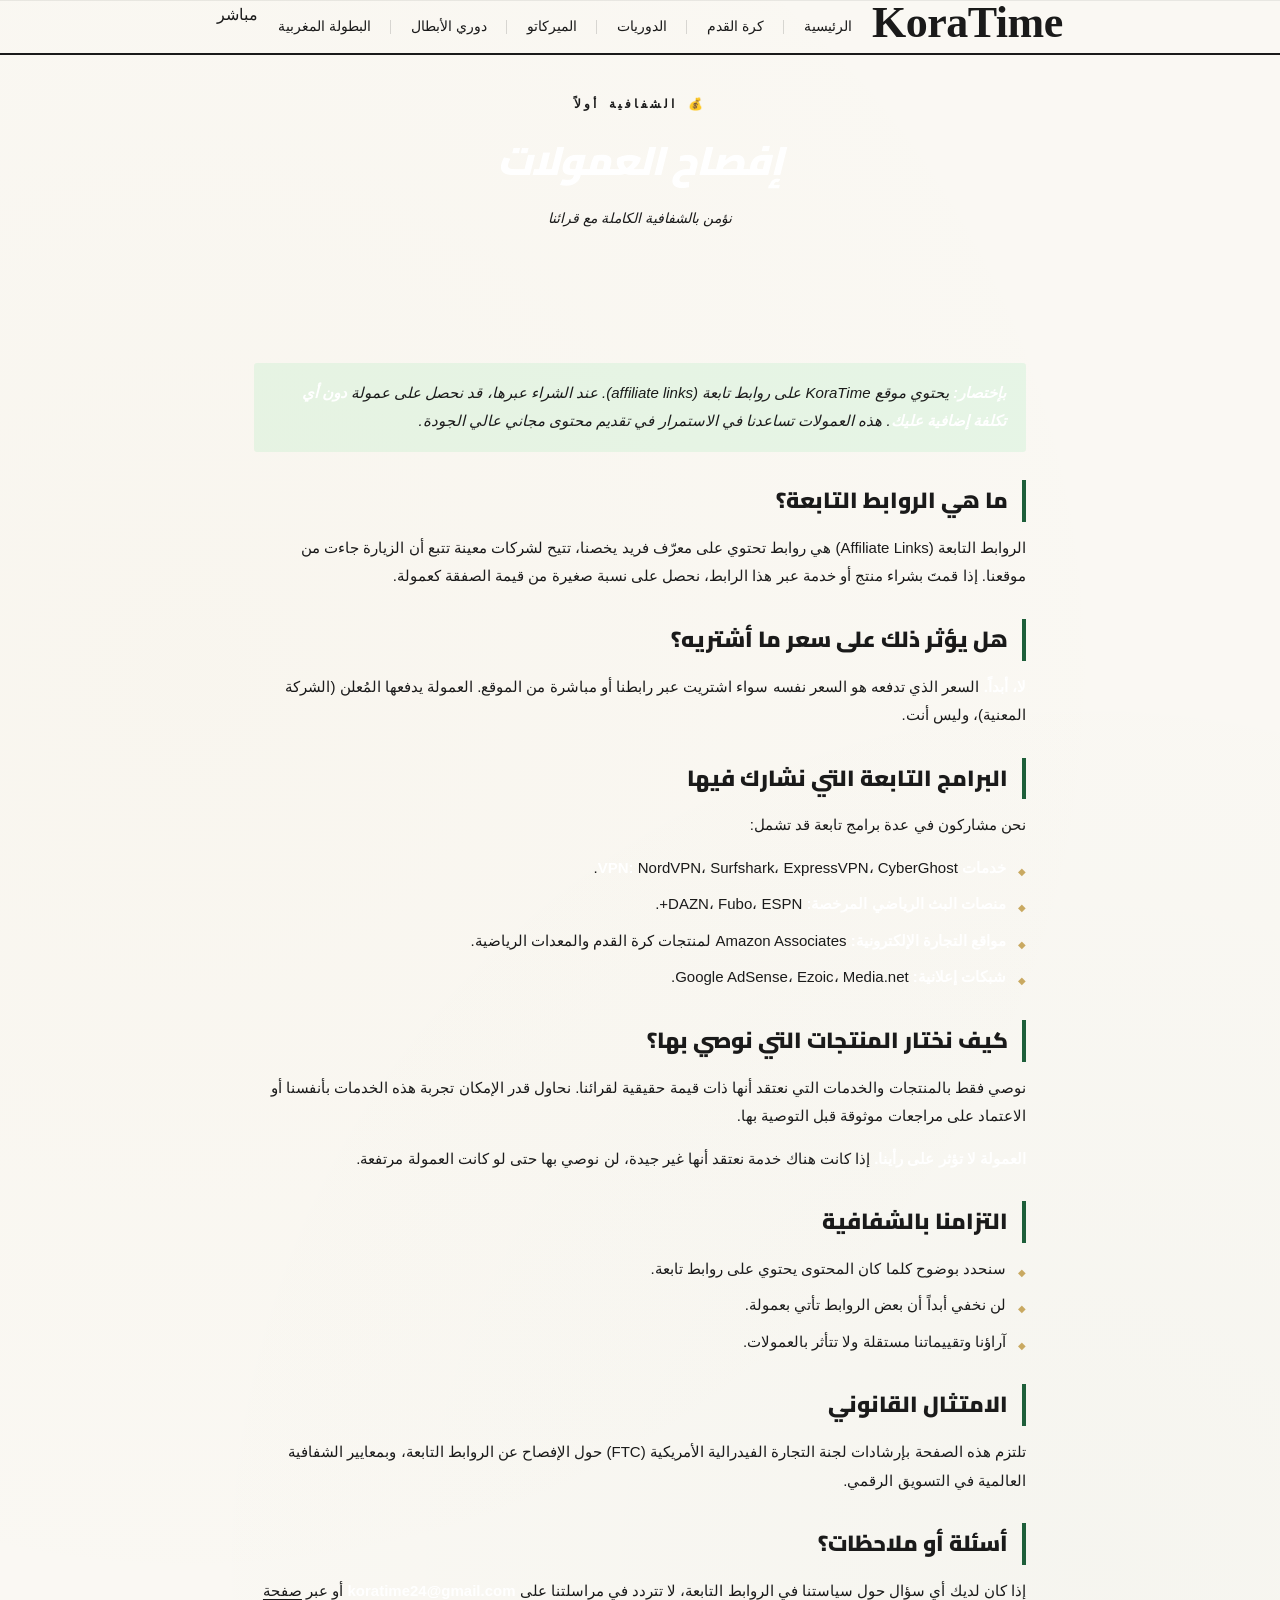
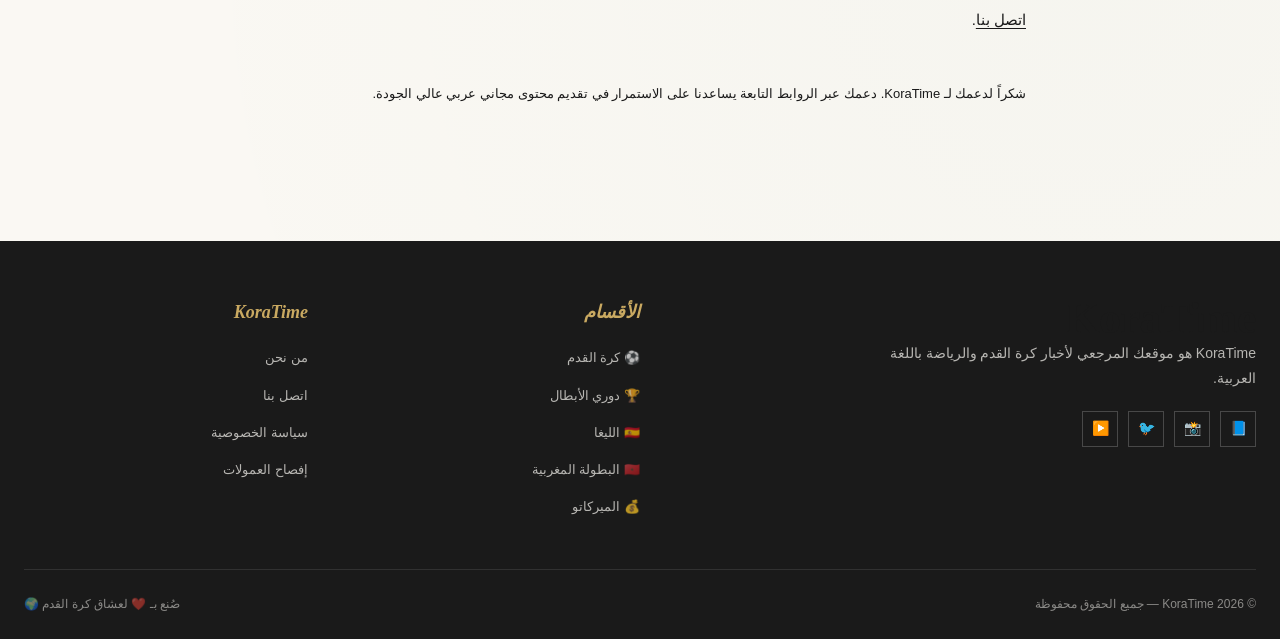
<file: disclosure.html>
<!DOCTYPE html>
<html lang="ar" dir="rtl">
<head>
<meta charset="UTF-8">
<meta name="viewport" content="width=device-width, initial-scale=1.0">
<meta name="description" content="إفصاح العمولات والروابط التابعة في موقع KoraTime - الشفافية الكاملة مع قرائنا.">
<title>إفصاح العمولات | KoraTime</title>
<link href="https://fonts.googleapis.com/css2?family=Cairo:wght@400;600;700;900&family=Oswald:wght@400;500;700&family=Roboto:wght@400;500&display=swap" rel="stylesheet">
<link rel="stylesheet" href="style.css">
<style>
.page-container { max-width: 900px; margin: 40px auto; padding: 0 24px; }
.page-header {
  text-align: center;
  margin-bottom: 40px;
  padding-bottom: 32px;
  border-bottom: 1px solid var(--border);
}
.page-eyebrow { font-size: 12px; letter-spacing: 3px; color: var(--green); font-weight: 700; margin-bottom: 12px; }
.page-title { font-family: 'Cairo', sans-serif; font-size: 40px; font-weight: 900; color: #fff; margin-bottom: 12px; }
.page-subtitle { font-size: 14px; color: var(--text-muted); }
.page-content {
  background: var(--dark3);
  border: 1px solid var(--border);
  padding: 40px; border-radius: 4px;
  line-height: 1.9; font-size: 15px; color: var(--text);
}
.page-content h2 { font-family: 'Cairo', sans-serif; font-size: 22px; color: var(--green); margin: 28px 0 12px 0; }
.page-content h2:first-child { margin-top: 0; }
.page-content p { margin-bottom: 14px; }
.page-content ul { margin: 10px 0 14px 24px; }
.page-content li { margin-bottom: 6px; }
.page-content strong { color: #fff; }
.page-content a { color: var(--green); text-decoration: underline; }
.highlight-box {
  background: rgba(0,200,83,0.08);
  border-right: 3px solid var(--green);
  padding: 16px 20px;
  margin: 20px 0;
  border-radius: 3px;
}
</style>
</head>
<body>

<nav>
  <div class="nav-inner">
    <a href="index.html" class="logo">Kora<span>Time</span></a>
    <ul class="nav-links">
      <li><a href="index.html">الرئيسية</a></li>
      <li><a href="#">كرة القدم</a></li>
      <li><a href="#">الدوريات</a></li>
      <li><a href="#">الميركاتو</a></li>
      <li><a href="#">دوري الأبطال</a></li>
      <li><a href="#">البطولة المغربية</a></li>
    </ul>
    <div class="nav-live"><div class="live-dot"></div> مباشر</div>
  </div>
</nav>

<div class="page-container">
  <div class="page-header">
    <div class="page-eyebrow">💰 الشفافية أولاً</div>
    <h1 class="page-title">إفصاح العمولات</h1>
    <p class="page-subtitle">نؤمن بالشفافية الكاملة مع قرائنا</p>
  </div>

  <div class="page-content">
    <div class="highlight-box">
      <strong>بإختصار:</strong> يحتوي موقع KoraTime على روابط تابعة (affiliate links).
      عند الشراء عبرها، قد نحصل على عمولة <strong>دون أي تكلفة إضافية عليك</strong>.
      هذه العمولات تساعدنا في الاستمرار في تقديم محتوى مجاني عالي الجودة.
    </div>

    <h2>ما هي الروابط التابعة؟</h2>
    <p>
      الروابط التابعة (Affiliate Links) هي روابط تحتوي على معرّف فريد يخصنا،
      تتيح لشركات معينة تتبع أن الزيارة جاءت من موقعنا.
      إذا قمتَ بشراء منتج أو خدمة عبر هذا الرابط، نحصل على نسبة صغيرة من قيمة الصفقة كعمولة.
    </p>

    <h2>هل يؤثر ذلك على سعر ما أشتريه؟</h2>
    <p>
      <strong>لا، أبداً.</strong> السعر الذي تدفعه هو السعر نفسه سواء اشتريت عبر رابطنا أو مباشرة من الموقع.
      العمولة يدفعها المُعلن (الشركة المعنية)، وليس أنت.
    </p>

    <h2>البرامج التابعة التي نشارك فيها</h2>
    <p>نحن مشاركون في عدة برامج تابعة قد تشمل:</p>
    <ul>
      <li><strong>خدمات VPN:</strong> NordVPN، Surfshark، ExpressVPN، CyberGhost.</li>
      <li><strong>منصات البث الرياضي المرخصة:</strong> DAZN، Fubo، ESPN+.</li>
      <li><strong>مواقع التجارة الإلكترونية:</strong> Amazon Associates لمنتجات كرة القدم والمعدات الرياضية.</li>
      <li><strong>شبكات إعلانية:</strong> Google AdSense، Ezoic، Media.net.</li>
    </ul>

    <h2>كيف نختار المنتجات التي نوصي بها؟</h2>
    <p>
      نوصي فقط بالمنتجات والخدمات التي نعتقد أنها ذات قيمة حقيقية لقرائنا.
      نحاول قدر الإمكان تجربة هذه الخدمات بأنفسنا أو الاعتماد على مراجعات موثوقة قبل التوصية بها.
    </p>
    <p>
      <strong>العمولة لا تؤثر على رأينا.</strong> إذا كانت هناك خدمة نعتقد أنها غير جيدة،
      لن نوصي بها حتى لو كانت العمولة مرتفعة.
    </p>

    <h2>التزامنا بالشفافية</h2>
    <ul>
      <li>سنحدد بوضوح كلما كان المحتوى يحتوي على روابط تابعة.</li>
      <li>لن نخفي أبداً أن بعض الروابط تأتي بعمولة.</li>
      <li>آراؤنا وتقييماتنا مستقلة ولا تتأثر بالعمولات.</li>
    </ul>

    <h2>الامتثال القانوني</h2>
    <p>
      تلتزم هذه الصفحة بإرشادات لجنة التجارة الفيدرالية الأمريكية (FTC) حول الإفصاح عن الروابط التابعة،
      وبمعايير الشفافية العالمية في التسويق الرقمي.
    </p>

    <h2>أسئلة أو ملاحظات؟</h2>
    <p>
      إذا كان لديك أي سؤال حول سياستنا في الروابط التابعة، لا تتردد في مراسلتنا على
      <strong>koratime24@gmail.com</strong> أو عبر <a href="contact.html">صفحة اتصل بنا</a>.
    </p>

    <p style="margin-top: 28px; padding-top: 20px; border-top: 1px solid var(--border); color: var(--text-muted); font-size: 13px;">
      شكراً لدعمك لـ KoraTime. دعمك عبر الروابط التابعة يساعدنا على الاستمرار في تقديم محتوى مجاني عربي عالي الجودة.
    </p>
  </div>
</div>

<footer>
  <div class="footer-inner">
    <div class="footer-grid">
      <div class="footer-brand">
        <a href="index.html" class="logo">Kora<span>Time</span></a>
        <p class="footer-desc">KoraTime هو موقعك المرجعي لأخبار كرة القدم والرياضة باللغة العربية.</p>
        <div class="footer-social">
          <div class="social-btn">📘</div>
          <div class="social-btn">📸</div>
          <div class="social-btn">🐦</div>
          <div class="social-btn">▶️</div>
        </div>
      </div>
      <div class="footer-col">
        <h4>الأقسام</h4>
        <ul class="footer-links">
          <li><a href="#">⚽ كرة القدم</a></li>
          <li><a href="#">🏆 دوري الأبطال</a></li>
          <li><a href="#">🇪🇸 الليغا</a></li>
          <li><a href="#">🇲🇦 البطولة المغربية</a></li>
          <li><a href="#">💰 الميركاتو</a></li>
        </ul>
      </div>
      <div class="footer-col">
        <h4>KoraTime</h4>
        <ul class="footer-links">
          <li><a href="about.html">من نحن</a></li>
          <li><a href="contact.html">اتصل بنا</a></li>
          <li><a href="privacy.html">سياسة الخصوصية</a></li>
          <li><a href="disclosure.html">إفصاح العمولات</a></li>
        </ul>
      </div>
    </div>
    <div class="footer-bottom">
      <div>© 2026 <span>KoraTime</span> — جميع الحقوق محفوظة</div>
      <div>صُنع بـ ❤️ لعشاق كرة القدم 🌍</div>
    </div>
  </div>
</footer>

</body>
</html>
</file>
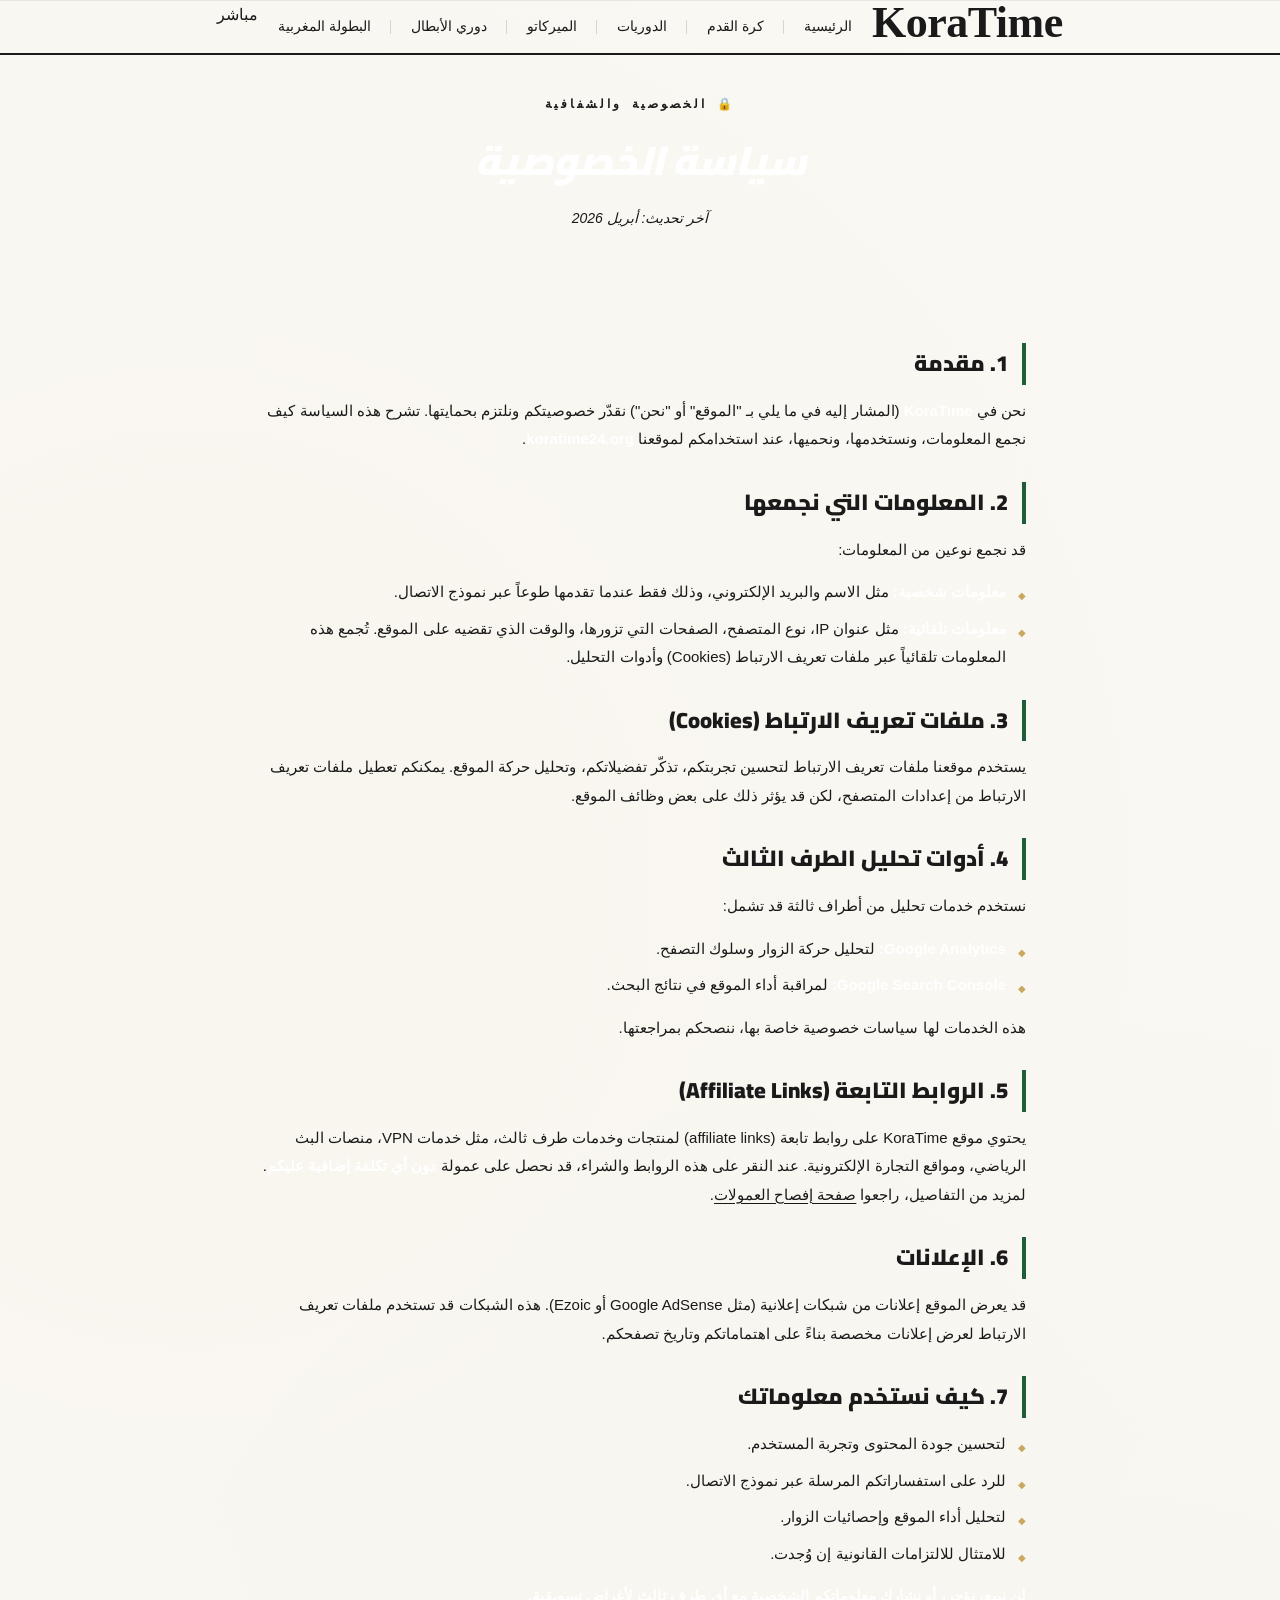
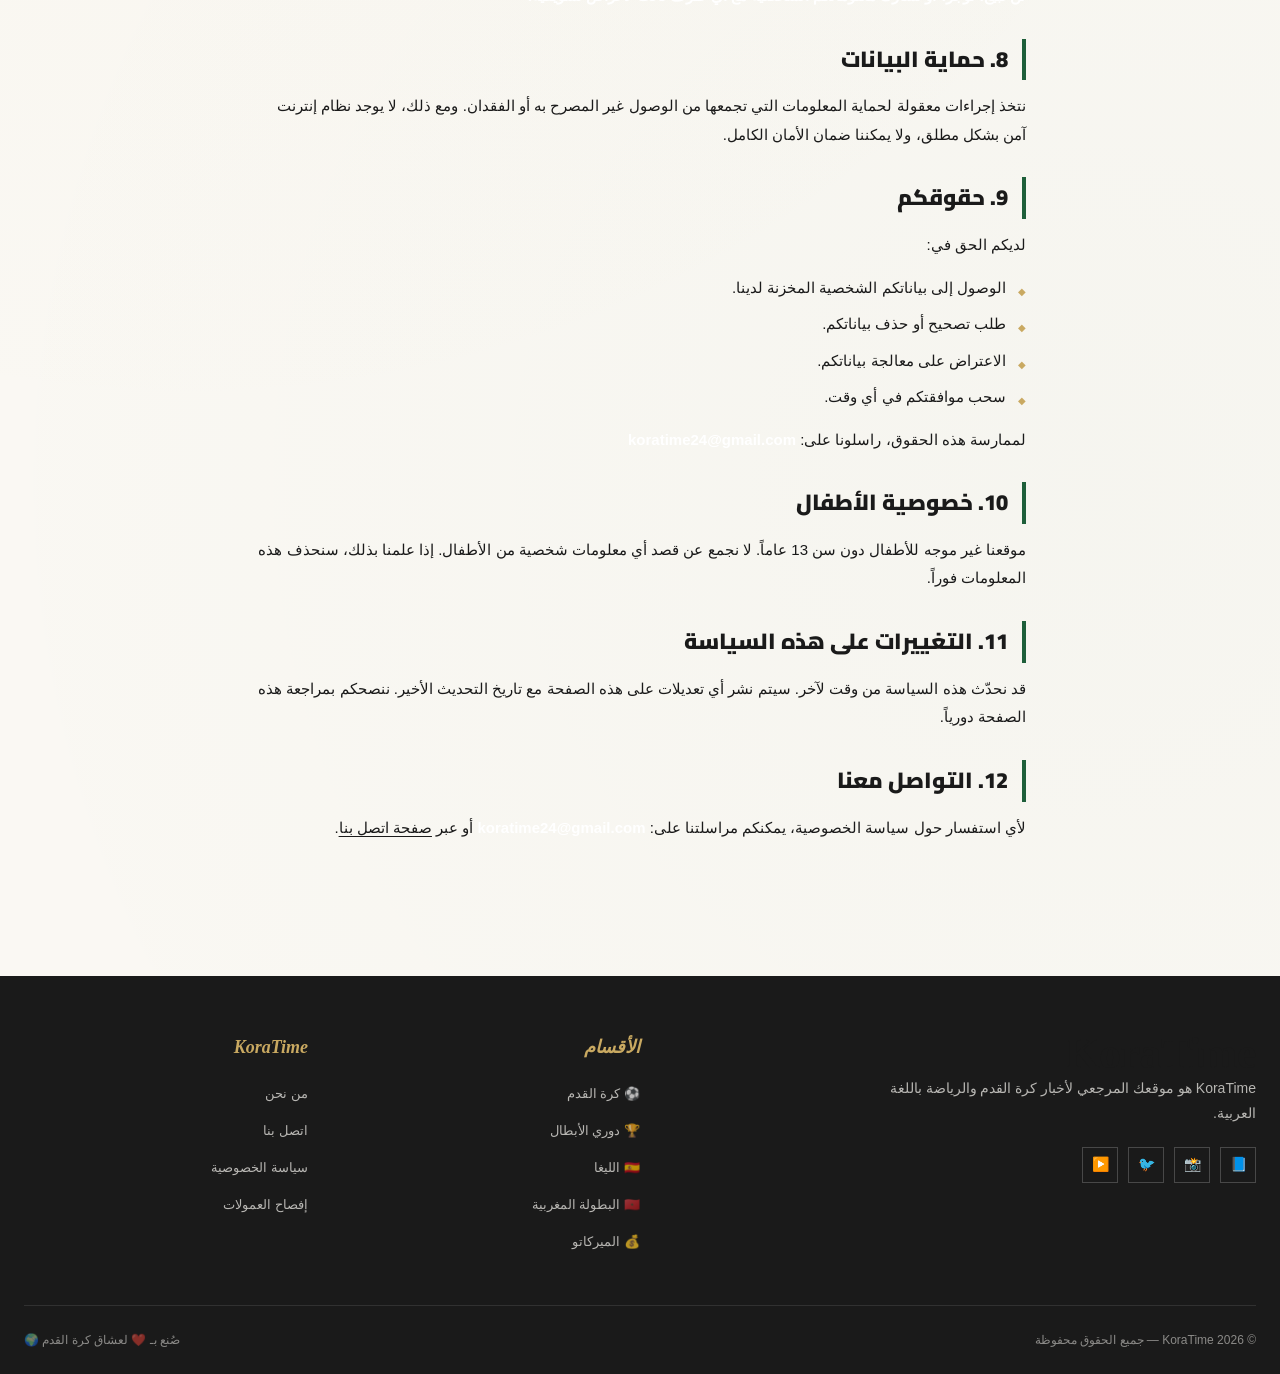
<file: privacy.html>
<!DOCTYPE html>
<html lang="ar" dir="rtl">
<head>
<meta charset="UTF-8">
<meta name="viewport" content="width=device-width, initial-scale=1.0">
<meta name="description" content="سياسة الخصوصية لموقع KoraTime - كيف نتعامل مع بياناتك.">
<title>سياسة الخصوصية | KoraTime</title>
<link href="https://fonts.googleapis.com/css2?family=Cairo:wght@400;600;700;900&family=Oswald:wght@400;500;700&family=Roboto:wght@400;500&display=swap" rel="stylesheet">
<link rel="stylesheet" href="style.css">
<style>
.page-container { max-width: 900px; margin: 40px auto; padding: 0 24px; }
.page-header {
  text-align: center;
  margin-bottom: 40px;
  padding-bottom: 32px;
  border-bottom: 1px solid var(--border);
}
.page-eyebrow {
  font-size: 12px; letter-spacing: 3px; color: var(--green);
  font-weight: 700; margin-bottom: 12px;
}
.page-title {
  font-family: 'Cairo', sans-serif;
  font-size: 40px; font-weight: 900;
  color: #fff; margin-bottom: 12px;
}
.page-subtitle { font-size: 14px; color: var(--text-muted); }
.page-content {
  background: var(--dark3);
  border: 1px solid var(--border);
  padding: 40px;
  border-radius: 4px;
  line-height: 1.9; font-size: 15px; color: var(--text);
}
.page-content h2 {
  font-family: 'Cairo', sans-serif;
  font-size: 22px; color: var(--green);
  margin: 28px 0 12px 0;
}
.page-content h2:first-child { margin-top: 0; }
.page-content p { margin-bottom: 14px; }
.page-content ul { margin: 10px 0 14px 24px; }
.page-content li { margin-bottom: 6px; }
.page-content strong { color: #fff; }
.page-content a { color: var(--green); text-decoration: underline; }
</style>
</head>
<body>

<nav>
  <div class="nav-inner">
    <a href="index.html" class="logo">Kora<span>Time</span></a>
    <ul class="nav-links">
      <li><a href="index.html">الرئيسية</a></li>
      <li><a href="#">كرة القدم</a></li>
      <li><a href="#">الدوريات</a></li>
      <li><a href="#">الميركاتو</a></li>
      <li><a href="#">دوري الأبطال</a></li>
      <li><a href="#">البطولة المغربية</a></li>
    </ul>
    <div class="nav-live"><div class="live-dot"></div> مباشر</div>
  </div>
</nav>

<div class="page-container">
  <div class="page-header">
    <div class="page-eyebrow">🔒 الخصوصية والشفافية</div>
    <h1 class="page-title">سياسة الخصوصية</h1>
    <p class="page-subtitle">آخر تحديث: أبريل 2026</p>
  </div>

  <div class="page-content">
    <h2>1. مقدمة</h2>
    <p>
      نحن في <strong>KoraTime</strong> (المشار إليه في ما يلي بـ "الموقع" أو "نحن") نقدّر خصوصيتكم ونلتزم بحمايتها.
      تشرح هذه السياسة كيف نجمع المعلومات، ونستخدمها، ونحميها، عند استخدامكم لموقعنا
      <strong>koratime24.org</strong>.
    </p>

    <h2>2. المعلومات التي نجمعها</h2>
    <p>قد نجمع نوعين من المعلومات:</p>
    <ul>
      <li><strong>معلومات شخصية:</strong> مثل الاسم والبريد الإلكتروني، وذلك فقط عندما تقدمها طوعاً عبر نموذج الاتصال.</li>
      <li><strong>معلومات تلقائية:</strong> مثل عنوان IP، نوع المتصفح، الصفحات التي تزورها، والوقت الذي تقضيه على الموقع. تُجمع هذه المعلومات تلقائياً عبر ملفات تعريف الارتباط (Cookies) وأدوات التحليل.</li>
    </ul>

    <h2>3. ملفات تعريف الارتباط (Cookies)</h2>
    <p>
      يستخدم موقعنا ملفات تعريف الارتباط لتحسين تجربتكم، تذكّر تفضيلاتكم، وتحليل حركة الموقع.
      يمكنكم تعطيل ملفات تعريف الارتباط من إعدادات المتصفح، لكن قد يؤثر ذلك على بعض وظائف الموقع.
    </p>

    <h2>4. أدوات تحليل الطرف الثالث</h2>
    <p>نستخدم خدمات تحليل من أطراف ثالثة قد تشمل:</p>
    <ul>
      <li><strong>Google Analytics:</strong> لتحليل حركة الزوار وسلوك التصفح.</li>
      <li><strong>Google Search Console:</strong> لمراقبة أداء الموقع في نتائج البحث.</li>
    </ul>
    <p>هذه الخدمات لها سياسات خصوصية خاصة بها، ننصحكم بمراجعتها.</p>

    <h2>5. الروابط التابعة (Affiliate Links)</h2>
    <p>
      يحتوي موقع KoraTime على روابط تابعة (affiliate links) لمنتجات وخدمات طرف ثالث،
      مثل خدمات VPN، منصات البث الرياضي، ومواقع التجارة الإلكترونية.
      عند النقر على هذه الروابط والشراء، قد نحصل على عمولة <strong>دون أي تكلفة إضافية عليكم</strong>.
      لمزيد من التفاصيل، راجعوا <a href="disclosure.html">صفحة إفصاح العمولات</a>.
    </p>

    <h2>6. الإعلانات</h2>
    <p>
      قد يعرض الموقع إعلانات من شبكات إعلانية (مثل Google AdSense أو Ezoic).
      هذه الشبكات قد تستخدم ملفات تعريف الارتباط لعرض إعلانات مخصصة بناءً على اهتماماتكم وتاريخ تصفحكم.
    </p>

    <h2>7. كيف نستخدم معلوماتك</h2>
    <ul>
      <li>لتحسين جودة المحتوى وتجربة المستخدم.</li>
      <li>للرد على استفساراتكم المرسلة عبر نموذج الاتصال.</li>
      <li>لتحليل أداء الموقع وإحصائيات الزوار.</li>
      <li>للامتثال للالتزامات القانونية إن وُجدت.</li>
    </ul>
    <p><strong>لن نبيع، نؤجر، أو نشارك معلوماتكم الشخصية مع أي طرف ثالث لأغراض تسويقية.</strong></p>

    <h2>8. حماية البيانات</h2>
    <p>
      نتخذ إجراءات معقولة لحماية المعلومات التي تجمعها من الوصول غير المصرح به أو الفقدان.
      ومع ذلك، لا يوجد نظام إنترنت آمن بشكل مطلق، ولا يمكننا ضمان الأمان الكامل.
    </p>

    <h2>9. حقوقكم</h2>
    <p>لديكم الحق في:</p>
    <ul>
      <li>الوصول إلى بياناتكم الشخصية المخزنة لدينا.</li>
      <li>طلب تصحيح أو حذف بياناتكم.</li>
      <li>الاعتراض على معالجة بياناتكم.</li>
      <li>سحب موافقتكم في أي وقت.</li>
    </ul>
    <p>لممارسة هذه الحقوق، راسلونا على: <strong>koratime24@gmail.com</strong></p>

    <h2>10. خصوصية الأطفال</h2>
    <p>
      موقعنا غير موجه للأطفال دون سن 13 عاماً.
      لا نجمع عن قصد أي معلومات شخصية من الأطفال.
      إذا علمنا بذلك، سنحذف هذه المعلومات فوراً.
    </p>

    <h2>11. التغييرات على هذه السياسة</h2>
    <p>
      قد نحدّث هذه السياسة من وقت لآخر.
      سيتم نشر أي تعديلات على هذه الصفحة مع تاريخ التحديث الأخير.
      ننصحكم بمراجعة هذه الصفحة دورياً.
    </p>

    <h2>12. التواصل معنا</h2>
    <p>
      لأي استفسار حول سياسة الخصوصية، يمكنكم مراسلتنا على:
      <strong>koratime24@gmail.com</strong>
      أو عبر <a href="contact.html">صفحة اتصل بنا</a>.
    </p>
  </div>
</div>

<footer>
  <div class="footer-inner">
    <div class="footer-grid">
      <div class="footer-brand">
        <a href="index.html" class="logo">Kora<span>Time</span></a>
        <p class="footer-desc">KoraTime هو موقعك المرجعي لأخبار كرة القدم والرياضة باللغة العربية.</p>
        <div class="footer-social">
          <div class="social-btn">📘</div>
          <div class="social-btn">📸</div>
          <div class="social-btn">🐦</div>
          <div class="social-btn">▶️</div>
        </div>
      </div>
      <div class="footer-col">
        <h4>الأقسام</h4>
        <ul class="footer-links">
          <li><a href="#">⚽ كرة القدم</a></li>
          <li><a href="#">🏆 دوري الأبطال</a></li>
          <li><a href="#">🇪🇸 الليغا</a></li>
          <li><a href="#">🇲🇦 البطولة المغربية</a></li>
          <li><a href="#">💰 الميركاتو</a></li>
        </ul>
      </div>
      <div class="footer-col">
        <h4>KoraTime</h4>
        <ul class="footer-links">
          <li><a href="about.html">من نحن</a></li>
          <li><a href="contact.html">اتصل بنا</a></li>
          <li><a href="privacy.html">سياسة الخصوصية</a></li>
          <li><a href="disclosure.html">إفصاح العمولات</a></li>
        </ul>
      </div>
    </div>
    <div class="footer-bottom">
      <div>© 2026 <span>KoraTime</span> — جميع الحقوق محفوظة</div>
      <div>صُنع بـ ❤️ لعشاق كرة القدم 🌍</div>
    </div>
  </div>
</footer>

</body>
</html>
</file>
<file: style.css>
/* ==========================================================================
   KoraTime v2 — Editorial Sports Journal
   Design: warm off-white + sand beige + deep forest green
   Typography: Tajawal (Arabic) + Playfair Display (Latin display)
   ========================================================================== */

*, *::before, *::after {
  margin: 0;
  padding: 0;
  box-sizing: border-box;
}

:root {
  /* Paper & backgrounds */
  --paper: #FAF8F3;
  --paper-warm: #F5F0E6;
  --sand: #E8DFD0;
  --sand-deep: #D4C7AF;
  --white: #FFFFFF;

  /* Text */
  --ink: #1A1A1A;
  --ink-soft: #3D3D3D;
  --ink-muted: #6B6B6B;
  --ink-light: #9A9A9A;

  /* Accents */
  --pitch: #1E5F3A;          /* deep forest green */
  --pitch-dark: #134024;
  --pitch-light: #2A8052;
  --brass: #C9A961;           /* warm gold */
  --brass-deep: #A88A3E;
  --red-ink: #A63D3D;         /* vintage red for "live" */

  /* Functional */
  --hairline: rgba(26, 26, 26, 0.08);
  --hairline-strong: rgba(26, 26, 26, 0.15);
  --shadow-sm: 0 1px 2px rgba(26, 26, 26, 0.04);
  --shadow-md: 0 4px 16px rgba(26, 26, 26, 0.06);
  --shadow-lg: 0 12px 32px rgba(26, 26, 26, 0.08);

  /* Typography */
  --font-arabic: 'Tajawal', 'Segoe UI Arabic', sans-serif;
  --font-display: 'Playfair Display', 'Georgia', serif;
  --font-mono: 'IBM Plex Mono', 'Courier New', monospace;
}

html {
  scroll-behavior: smooth;
}

body {
  font-family: var(--font-arabic);
  background: var(--paper);
  color: var(--ink);
  line-height: 1.7;
  font-size: 16px;
  font-weight: 400;
  -webkit-font-smoothing: antialiased;
  -moz-osx-font-smoothing: grayscale;
  /* Subtle paper texture */
  background-image:
    radial-gradient(circle at 15% 30%, rgba(201, 169, 97, 0.03) 0%, transparent 50%),
    radial-gradient(circle at 85% 70%, rgba(30, 95, 58, 0.02) 0%, transparent 50%);
  min-height: 100vh;
}

a { color: inherit; text-decoration: none; }
ul, ol { list-style: none; }
img { max-width: 100%; display: block; }

/* ==========================================================================
   MASTHEAD (top bar with date and mini-info)
   ========================================================================== */
.masthead {
  background: var(--ink);
  color: var(--paper);
  font-size: 12px;
  padding: 8px 0;
  letter-spacing: 0.5px;
}
.masthead-inner {
  max-width: 1280px;
  margin: 0 auto;
  padding: 0 24px;
  display: flex;
  justify-content: space-between;
  align-items: center;
  gap: 20px;
}
.masthead-date {
  font-family: var(--font-mono);
  font-weight: 500;
}
.masthead-links {
  display: flex;
  gap: 20px;
  font-size: 11px;
}
.masthead-links a {
  opacity: 0.7;
  transition: opacity 0.2s;
}
.masthead-links a:hover { opacity: 1; }

/* ==========================================================================
   HEADER (logo, navigation)
   ========================================================================== */
header {
  background: var(--paper);
  border-bottom: 1px solid var(--hairline);
  position: sticky;
  top: 0;
  z-index: 100;
  backdrop-filter: blur(8px);
  background: rgba(250, 248, 243, 0.92);
}
.header-top {
  max-width: 1280px;
  margin: 0 auto;
  padding: 28px 24px 20px;
  display: flex;
  flex-direction: column;
  align-items: center;
  gap: 8px;
}
.logo-wrap { text-align: center; }
.logo {
  display: inline-block;
  font-family: var(--font-display);
  font-size: 44px;
  font-weight: 900;
  letter-spacing: -0.5px;
  color: var(--ink);
  line-height: 1;
}
.logo .amp {
  color: var(--pitch);
  font-style: italic;
  font-weight: 400;
  margin: 0 4px;
}
.logo-tagline {
  font-size: 11px;
  letter-spacing: 4px;
  color: var(--ink-muted);
  margin-top: 8px;
  text-transform: uppercase;
}

nav {
  border-top: 1px solid var(--hairline);
  border-bottom: 2px solid var(--ink);
}
.nav-inner {
  max-width: 1280px;
  margin: 0 auto;
  padding: 0 24px;
  display: flex;
  justify-content: center;
}
.nav-links {
  display: flex;
  gap: 0;
  flex-wrap: wrap;
}
.nav-links li {
  position: relative;
}
.nav-links li + li::before {
  content: '';
  position: absolute;
  right: 0;
  top: 50%;
  transform: translateY(-50%);
  width: 1px;
  height: 14px;
  background: var(--hairline-strong);
}
.nav-links a {
  display: block;
  padding: 14px 20px;
  font-size: 14px;
  font-weight: 500;
  color: var(--ink);
  transition: all 0.2s;
  position: relative;
}
.nav-links a:hover {
  color: var(--pitch);
  background: var(--paper-warm);
}
.nav-links a.active {
  color: var(--pitch);
  font-weight: 700;
}

/* ==========================================================================
   LAYOUT
   ========================================================================== */
.container {
  max-width: 1280px;
  margin: 0 auto;
  padding: 0 24px;
}

.content-grid {
  max-width: 1280px;
  margin: 48px auto;
  padding: 0 24px;
  display: grid;
  grid-template-columns: 1fr 320px;
  gap: 48px;
}

/* ==========================================================================
   HERO / LEAD STORY
   ========================================================================== */
.lead-story {
  margin: 40px auto 0;
  max-width: 1280px;
  padding: 0 24px;
}

.lead-meta-bar {
  display: flex;
  align-items: center;
  gap: 14px;
  margin-bottom: 18px;
  font-size: 12px;
  letter-spacing: 2px;
  text-transform: uppercase;
  color: var(--pitch);
  font-weight: 700;
}
.lead-meta-bar .dot {
  width: 6px;
  height: 6px;
  background: var(--red-ink);
  border-radius: 50%;
  animation: pulse 1.8s infinite;
}
@keyframes pulse {
  0%, 100% { opacity: 1; transform: scale(1); }
  50% { opacity: 0.5; transform: scale(1.3); }
}

.lead-grid {
  display: grid;
  grid-template-columns: 1.4fr 1fr;
  gap: 40px;
  align-items: center;
  border-top: 3px double var(--ink);
  border-bottom: 1px solid var(--hairline);
  padding: 36px 0;
}

.lead-text h1 {
  font-family: var(--font-arabic);
  font-size: 44px;
  font-weight: 900;
  line-height: 1.2;
  color: var(--ink);
  margin-bottom: 20px;
  letter-spacing: -0.5px;
}
.lead-excerpt {
  font-size: 18px;
  color: var(--ink-soft);
  line-height: 1.7;
  margin-bottom: 24px;
  max-width: 580px;
}
.lead-byline {
  display: flex;
  gap: 18px;
  align-items: center;
  font-size: 13px;
  color: var(--ink-muted);
  padding-top: 20px;
  border-top: 1px solid var(--hairline);
}
.lead-byline .author-name {
  font-weight: 700;
  color: var(--ink);
  letter-spacing: 0.5px;
}
.lead-byline .sep {
  width: 4px;
  height: 4px;
  background: var(--sand-deep);
  border-radius: 50%;
}

.lead-visual {
  aspect-ratio: 4/5;
  background: linear-gradient(135deg, var(--pitch) 0%, var(--pitch-dark) 100%);
  position: relative;
  overflow: hidden;
  box-shadow: var(--shadow-lg);
}
.lead-visual::before {
  content: '';
  position: absolute;
  inset: 0;
  background:
    radial-gradient(circle at 30% 30%, rgba(255,255,255,0.08) 0%, transparent 50%),
    repeating-linear-gradient(45deg, transparent 0 40px, rgba(0,0,0,0.04) 40px 41px);
}
.lead-visual .visual-caption {
  position: absolute;
  bottom: 20px;
  left: 20px;
  right: 20px;
  color: rgba(255,255,255,0.9);
  font-size: 12px;
  letter-spacing: 2px;
  font-weight: 700;
  text-transform: uppercase;
  z-index: 2;
}
.lead-visual .emoji-big {
  position: absolute;
  top: 50%;
  left: 50%;
  transform: translate(-50%, -50%);
  font-size: 140px;
  filter: drop-shadow(0 8px 24px rgba(0,0,0,0.3));
}

/* ==========================================================================
   SECTION HEADERS
   ========================================================================== */
.section-head {
  display: flex;
  align-items: center;
  gap: 16px;
  margin: 56px 0 28px;
}
.section-head-line {
  flex: 1;
  height: 1px;
  background: var(--hairline-strong);
}
.section-head-title {
  font-family: var(--font-display);
  font-size: 28px;
  font-weight: 900;
  color: var(--ink);
  letter-spacing: -0.5px;
  font-style: italic;
}
.section-head-ar {
  font-family: var(--font-arabic);
  font-size: 24px;
  font-weight: 900;
  color: var(--ink);
}
.section-head-mark {
  width: 6px;
  height: 28px;
  background: var(--pitch);
}

/* ==========================================================================
   ARTICLE CARD GRID
   ========================================================================== */
.articles-grid {
  display: grid;
  grid-template-columns: repeat(3, 1fr);
  gap: 28px;
  margin-bottom: 40px;
}

.article-card {
  background: var(--white);
  border: 1px solid var(--hairline);
  transition: all 0.3s;
  cursor: pointer;
  display: flex;
  flex-direction: column;
  position: relative;
}
.article-card:hover {
  transform: translateY(-4px);
  box-shadow: var(--shadow-lg);
  border-color: var(--sand-deep);
}

.card-image {
  aspect-ratio: 16/10;
  position: relative;
  overflow: hidden;
  background: var(--paper-warm);
}
.card-image-bg {
  position: absolute;
  inset: 0;
  background: linear-gradient(135deg, var(--pitch) 0%, var(--pitch-dark) 100%);
}
.card-image-bg.red-bg { background: linear-gradient(135deg, #8B2D2D 0%, #5C1A1A 100%); }
.card-image-bg.blue-bg { background: linear-gradient(135deg, #1E3A5F 0%, #0D1F3C 100%); }
.card-image-bg.brass-bg { background: linear-gradient(135deg, var(--brass) 0%, var(--brass-deep) 100%); }
.card-image-bg.sand-bg { background: linear-gradient(135deg, var(--sand-deep) 0%, #9A8B6E 100%); }
.card-image-bg.dark-bg { background: linear-gradient(135deg, #2D2D2D 0%, #0D0D0D 100%); }

.card-image-emoji {
  position: absolute;
  top: 50%;
  left: 50%;
  transform: translate(-50%, -50%);
  font-size: 80px;
  filter: drop-shadow(0 4px 16px rgba(0,0,0,0.25));
  z-index: 2;
}
.card-image-pattern {
  position: absolute;
  inset: 0;
  background: repeating-linear-gradient(45deg, transparent 0 30px, rgba(0,0,0,0.05) 30px 31px);
  opacity: 0.7;
}
.card-category {
  position: absolute;
  top: 14px;
  right: 14px;
  background: var(--paper);
  color: var(--ink);
  font-size: 10px;
  letter-spacing: 2px;
  font-weight: 800;
  padding: 6px 12px;
  text-transform: uppercase;
  z-index: 3;
}

.card-body {
  padding: 22px 22px 24px;
  flex: 1;
  display: flex;
  flex-direction: column;
}
.card-title {
  font-family: var(--font-arabic);
  font-size: 19px;
  font-weight: 800;
  line-height: 1.4;
  color: var(--ink);
  margin-bottom: 12px;
  min-height: 52px;
}
.card-excerpt {
  font-size: 14px;
  color: var(--ink-muted);
  line-height: 1.7;
  margin-bottom: 18px;
  flex: 1;
}
.card-meta {
  display: flex;
  gap: 14px;
  font-size: 11px;
  color: var(--ink-light);
  padding-top: 14px;
  border-top: 1px solid var(--hairline);
  letter-spacing: 0.5px;
}
.card-meta .dot { color: var(--sand-deep); }

/* Featured card (larger, first in grid) */
.article-card.featured {
  grid-column: span 2;
  grid-row: span 2;
}
.article-card.featured .card-image { aspect-ratio: 16/9; }
.article-card.featured .card-image-emoji { font-size: 120px; }
.article-card.featured .card-title { font-size: 28px; min-height: 0; }
.article-card.featured .card-excerpt { font-size: 16px; }

/* ==========================================================================
   SIDEBAR
   ========================================================================== */
.sidebar {
  display: flex;
  flex-direction: column;
  gap: 32px;
}

.sidebar-block {
  background: var(--white);
  border: 1px solid var(--hairline);
  padding: 24px;
}
.sidebar-block.featured {
  background: var(--paper-warm);
  border-color: var(--sand-deep);
}
.sidebar-title {
  font-family: var(--font-arabic);
  font-size: 18px;
  font-weight: 800;
  color: var(--ink);
  padding-bottom: 12px;
  margin-bottom: 18px;
  border-bottom: 2px solid var(--ink);
  display: flex;
  justify-content: space-between;
  align-items: center;
}
.sidebar-title-mark {
  font-family: var(--font-mono);
  font-size: 10px;
  color: var(--pitch);
  font-weight: 400;
  letter-spacing: 1px;
}

/* Top leagues list */
.league-list li {
  padding: 14px 0;
  border-bottom: 1px solid var(--hairline);
  display: flex;
  justify-content: space-between;
  align-items: center;
  font-size: 14px;
  transition: all 0.2s;
  cursor: pointer;
}
.league-list li:last-child { border-bottom: 0; }
.league-list li:hover {
  padding-right: 8px;
  color: var(--pitch);
}
.league-list li::after {
  content: '←';
  color: var(--ink-light);
  transition: all 0.2s;
}
.league-list li:hover::after {
  color: var(--pitch);
  transform: translateX(-4px);
}

/* Most read list */
.most-read li {
  display: flex;
  gap: 16px;
  padding: 16px 0;
  border-bottom: 1px solid var(--hairline);
  cursor: pointer;
}
.most-read li:last-child { border-bottom: 0; }
.most-read .num {
  font-family: var(--font-display);
  font-size: 36px;
  font-weight: 900;
  line-height: 0.9;
  color: var(--sand-deep);
  font-style: italic;
  flex-shrink: 0;
  min-width: 32px;
}
.most-read .text {
  font-size: 14px;
  font-weight: 600;
  line-height: 1.5;
  color: var(--ink);
  transition: color 0.2s;
}
.most-read li:hover .text { color: var(--pitch); }
.most-read li:hover .num { color: var(--pitch); }

/* Newsletter block */
.newsletter-block {
  background: var(--ink);
  color: var(--paper);
  padding: 28px 24px;
  text-align: center;
}
.newsletter-block h3 {
  font-family: var(--font-display);
  font-size: 22px;
  font-weight: 900;
  margin-bottom: 8px;
  font-style: italic;
}
.newsletter-block p {
  font-size: 13px;
  opacity: 0.8;
  margin-bottom: 16px;
}
.newsletter-input {
  width: 100%;
  background: transparent;
  border: 0;
  border-bottom: 1px solid rgba(255,255,255,0.3);
  color: var(--paper);
  padding: 10px 0;
  font-family: var(--font-arabic);
  font-size: 14px;
  text-align: center;
  margin-bottom: 16px;
  outline: none;
}
.newsletter-input::placeholder { color: rgba(255,255,255,0.4); }
.newsletter-input:focus { border-bottom-color: var(--brass); }
.newsletter-btn {
  background: var(--brass);
  color: var(--ink);
  border: 0;
  padding: 10px 24px;
  font-family: var(--font-arabic);
  font-size: 13px;
  font-weight: 700;
  letter-spacing: 1px;
  cursor: pointer;
  transition: all 0.2s;
  width: 100%;
}
.newsletter-btn:hover { background: #DBB974; }

/* ==========================================================================
   PAGE CONTENT (for about, contact, privacy pages)
   ========================================================================== */
.page-container {
  max-width: 820px;
  margin: 48px auto;
  padding: 0 24px;
}
.page-header {
  text-align: center;
  margin-bottom: 48px;
  padding-bottom: 32px;
  border-bottom: 1px solid var(--hairline-strong);
}
.page-eyebrow {
  font-family: var(--font-mono);
  font-size: 11px;
  letter-spacing: 3px;
  color: var(--pitch);
  font-weight: 500;
  margin-bottom: 16px;
  text-transform: uppercase;
}
.page-title {
  font-family: var(--font-display);
  font-size: 52px;
  font-weight: 900;
  color: var(--ink);
  margin-bottom: 12px;
  font-style: italic;
  letter-spacing: -1px;
}
.page-title-ar {
  font-family: var(--font-arabic);
  font-size: 44px;
  font-weight: 900;
  color: var(--ink);
  margin-bottom: 12px;
}
.page-subtitle {
  font-size: 15px;
  color: var(--ink-muted);
  font-style: italic;
}
.page-content {
  background: var(--white);
  border: 1px solid var(--hairline);
  padding: 48px;
  line-height: 1.9;
  font-size: 16px;
  color: var(--ink-soft);
}
.page-content h2 {
  font-family: var(--font-arabic);
  font-size: 26px;
  color: var(--ink);
  margin: 32px 0 14px;
  padding-right: 14px;
  border-right: 4px solid var(--pitch);
  font-weight: 900;
}
.page-content h2:first-child { margin-top: 0; }
.page-content p { margin-bottom: 18px; }
.page-content ul { margin: 14px 0 18px 24px; }
.page-content ul li {
  margin-bottom: 8px;
  position: relative;
  padding-right: 20px;
  list-style: none;
}
.page-content ul li::before {
  content: '◆';
  color: var(--brass);
  position: absolute;
  right: 0;
  font-size: 10px;
  top: 8px;
}
.page-content strong { color: var(--ink); font-weight: 800; }
.page-content a {
  color: var(--pitch);
  text-decoration: underline;
  text-decoration-thickness: 1px;
  text-underline-offset: 3px;
}

/* Highlight box */
.highlight-box {
  background: var(--paper-warm);
  border-right: 4px solid var(--brass);
  padding: 20px 24px;
  margin: 24px 0;
  font-style: italic;
}

/* ==========================================================================
   ARTICLE PAGE
   ========================================================================== */
.article-wrap {
  max-width: 820px;
  margin: 48px auto;
  padding: 0 24px;
}
.article-breadcrumb {
  font-family: var(--font-mono);
  font-size: 11px;
  letter-spacing: 1.5px;
  color: var(--ink-muted);
  margin-bottom: 24px;
  text-transform: uppercase;
}
.article-breadcrumb a { color: var(--pitch); }
.article-breadcrumb .sep {
  color: var(--ink-light);
  margin: 0 8px;
}
.article-category-tag {
  display: inline-block;
  font-family: var(--font-mono);
  font-size: 11px;
  letter-spacing: 2px;
  color: var(--pitch);
  text-transform: uppercase;
  font-weight: 700;
  margin-bottom: 16px;
}
.article-title {
  font-family: var(--font-arabic);
  font-size: 44px;
  font-weight: 900;
  line-height: 1.2;
  color: var(--ink);
  margin-bottom: 20px;
  letter-spacing: -0.5px;
}
.article-lede {
  font-size: 19px;
  color: var(--ink-soft);
  line-height: 1.7;
  margin-bottom: 28px;
  font-weight: 500;
  border-right: 3px solid var(--sand-deep);
  padding-right: 18px;
}
.article-byline {
  display: flex;
  flex-wrap: wrap;
  gap: 14px;
  align-items: center;
  font-size: 13px;
  color: var(--ink-muted);
  padding: 18px 0;
  border-top: 1px solid var(--hairline-strong);
  border-bottom: 1px solid var(--hairline-strong);
  margin-bottom: 36px;
}
.article-byline .author {
  font-weight: 700;
  color: var(--ink);
}
.article-byline .byline-sep {
  width: 3px;
  height: 3px;
  background: var(--sand-deep);
  border-radius: 50%;
}

.article-hero-image {
  aspect-ratio: 16/9;
  margin-bottom: 36px;
  position: relative;
  overflow: hidden;
}
.article-hero-image .hero-bg {
  position: absolute;
  inset: 0;
  background: linear-gradient(135deg, var(--pitch) 0%, var(--pitch-dark) 100%);
}
.article-hero-image .hero-caption {
  position: absolute;
  bottom: 16px;
  left: 20px;
  right: 20px;
  color: rgba(255,255,255,0.85);
  font-size: 12px;
  font-style: italic;
  letter-spacing: 0.5px;
  z-index: 2;
}
.article-hero-image .hero-emoji {
  position: absolute;
  top: 50%;
  left: 50%;
  transform: translate(-50%, -50%);
  font-size: 120px;
  filter: drop-shadow(0 8px 24px rgba(0,0,0,0.3));
}

.article-content {
  font-size: 17px;
  line-height: 1.9;
  color: var(--ink-soft);
}
.article-content p { margin-bottom: 22px; }
.article-content p:first-of-type::first-letter {
  font-family: var(--font-display);
  font-size: 72px;
  font-weight: 900;
  float: right;
  margin-right: 0;
  margin-left: 12px;
  line-height: 0.9;
  color: var(--pitch);
  font-style: italic;
}
.article-content h2 {
  font-family: var(--font-arabic);
  font-size: 28px;
  font-weight: 900;
  color: var(--ink);
  margin: 36px 0 16px;
  line-height: 1.3;
}
.article-content h3 {
  font-family: var(--font-arabic);
  font-size: 22px;
  font-weight: 700;
  color: var(--pitch);
  margin: 24px 0 12px;
}
.article-content ul { margin: 16px 24px 22px 0; }
.article-content ul li {
  margin-bottom: 10px;
  position: relative;
  padding-right: 22px;
  list-style: none;
}
.article-content ul li::before {
  content: '◆';
  color: var(--brass);
  position: absolute;
  right: 0;
  font-size: 10px;
  top: 10px;
}
.article-content strong { color: var(--ink); font-weight: 800; }
.article-content blockquote {
  font-family: var(--font-display);
  font-style: italic;
  font-size: 24px;
  line-height: 1.5;
  color: var(--ink);
  border-top: 1px solid var(--ink);
  border-bottom: 1px solid var(--ink);
  padding: 28px 0;
  margin: 32px 0;
  text-align: center;
  position: relative;
}
.article-content blockquote::before {
  content: '❝';
  display: block;
  font-size: 48px;
  color: var(--brass);
  line-height: 0.6;
  margin-bottom: 16px;
}
.article-content blockquote cite {
  display: block;
  font-family: var(--font-arabic);
  font-size: 13px;
  font-style: normal;
  color: var(--ink-muted);
  margin-top: 12px;
  letter-spacing: 1px;
}

.pullout-box {
  background: var(--paper-warm);
  border: 1px solid var(--sand-deep);
  padding: 28px;
  margin: 32px 0;
}
.pullout-label {
  font-family: var(--font-mono);
  font-size: 10px;
  letter-spacing: 3px;
  color: var(--pitch);
  font-weight: 500;
  text-transform: uppercase;
  margin-bottom: 10px;
}
.pullout-box h4 {
  font-family: var(--font-arabic);
  font-size: 20px;
  font-weight: 800;
  color: var(--ink);
  margin-bottom: 10px;
}
.pullout-box p {
  font-size: 14px;
  color: var(--ink-muted);
  margin-bottom: 16px !important;
}
.pullout-box .pullout-btn {
  display: inline-block;
  background: var(--pitch);
  color: var(--paper);
  padding: 10px 22px;
  font-size: 13px;
  font-weight: 700;
  letter-spacing: 1px;
  transition: all 0.2s;
}
.pullout-box .pullout-btn:hover { background: var(--pitch-dark); }

.article-tags {
  display: flex;
  gap: 10px;
  flex-wrap: wrap;
  padding: 24px 0;
  margin-top: 28px;
  border-top: 1px solid var(--hairline-strong);
}
.article-tag {
  display: inline-block;
  padding: 7px 14px;
  background: var(--paper-warm);
  border: 1px solid var(--hairline);
  font-size: 12px;
  color: var(--ink-soft);
  transition: all 0.2s;
}
.article-tag:hover {
  background: var(--pitch);
  color: var(--paper);
  border-color: var(--pitch);
}

/* ==========================================================================
   CONTACT FORM
   ========================================================================== */
.contact-grid {
  display: grid;
  grid-template-columns: 1fr 1fr;
  gap: 24px;
  margin-bottom: 32px;
}
.contact-card {
  background: var(--white);
  border: 1px solid var(--hairline);
  border-top: 3px solid var(--pitch);
  padding: 28px;
}
.contact-card h3 {
  font-family: var(--font-arabic);
  font-size: 18px;
  color: var(--ink);
  margin-bottom: 10px;
  font-weight: 800;
}
.contact-card p {
  color: var(--ink-muted);
  margin-bottom: 14px;
  font-size: 14px;
}
.contact-email {
  display: inline-block;
  background: var(--paper-warm);
  border: 1px solid var(--pitch);
  color: var(--pitch);
  padding: 10px 18px;
  font-weight: 700;
  font-size: 13px;
  transition: all 0.2s;
}
.contact-email:hover {
  background: var(--pitch);
  color: var(--paper);
}
.form-card {
  background: var(--white);
  border: 1px solid var(--hairline);
  padding: 40px;
}
.form-card h3 {
  font-family: var(--font-arabic);
  font-size: 22px;
  color: var(--ink);
  margin-bottom: 24px;
  font-weight: 900;
}
.form-row {
  display: grid;
  grid-template-columns: 1fr 1fr;
  gap: 16px;
  margin-bottom: 18px;
}
.form-field label {
  display: block;
  font-size: 12px;
  color: var(--ink-muted);
  margin-bottom: 6px;
  font-weight: 700;
  letter-spacing: 0.5px;
  text-transform: uppercase;
}
.form-field input,
.form-field textarea {
  width: 100%;
  background: var(--paper);
  border: 1px solid var(--hairline-strong);
  color: var(--ink);
  padding: 12px 14px;
  font-family: var(--font-arabic);
  font-size: 14px;
  transition: all 0.2s;
}
.form-field input:focus,
.form-field textarea:focus {
  outline: none;
  border-color: var(--pitch);
  background: var(--white);
}
.form-field textarea {
  min-height: 150px;
  resize: vertical;
}
.form-submit {
  background: var(--ink);
  color: var(--paper);
  border: 0;
  padding: 14px 36px;
  font-family: var(--font-arabic);
  font-size: 13px;
  font-weight: 700;
  letter-spacing: 1.5px;
  cursor: pointer;
  transition: all 0.2s;
}
.form-submit:hover { background: var(--pitch); }

/* ==========================================================================
   FOOTER
   ========================================================================== */
footer {
  background: var(--ink);
  color: var(--paper);
  margin-top: 80px;
  padding: 56px 0 0;
}
.footer-inner {
  max-width: 1280px;
  margin: 0 auto;
  padding: 0 24px;
}
.footer-grid {
  display: grid;
  grid-template-columns: 2fr 1fr 1fr;
  gap: 48px;
  padding-bottom: 40px;
  border-bottom: 1px solid rgba(255,255,255,0.1);
}
.footer-brand .footer-logo {
  font-family: var(--font-display);
  font-size: 36px;
  font-weight: 900;
  color: var(--paper);
  font-style: italic;
  margin-bottom: 12px;
}
.footer-brand p {
  font-size: 14px;
  line-height: 1.8;
  opacity: 0.7;
  margin-bottom: 20px;
  max-width: 380px;
}
.footer-social {
  display: flex;
  gap: 10px;
}
.social-btn {
  width: 36px;
  height: 36px;
  border: 1px solid rgba(255,255,255,0.2);
  display: flex;
  align-items: center;
  justify-content: center;
  font-size: 14px;
  cursor: pointer;
  transition: all 0.2s;
}
.social-btn:hover {
  background: var(--brass);
  border-color: var(--brass);
  color: var(--ink);
}
.footer-col h4 {
  font-family: var(--font-display);
  font-style: italic;
  font-size: 18px;
  font-weight: 700;
  margin-bottom: 16px;
  color: var(--brass);
}
.footer-links li {
  margin-bottom: 10px;
}
.footer-links a {
  font-size: 13px;
  opacity: 0.7;
  transition: all 0.2s;
}
.footer-links a:hover {
  opacity: 1;
  color: var(--brass);
}
.footer-bottom {
  display: flex;
  justify-content: space-between;
  padding: 24px 0;
  font-size: 12px;
  opacity: 0.5;
  flex-wrap: wrap;
  gap: 12px;
}

/* ==========================================================================
   RESPONSIVE
   ========================================================================== */
@media (max-width: 1024px) {
  .content-grid { grid-template-columns: 1fr; gap: 32px; }
  .lead-grid { grid-template-columns: 1fr; }
  .articles-grid { grid-template-columns: repeat(2, 1fr); }
  .article-card.featured { grid-column: span 2; }
  .lead-text h1 { font-size: 36px; }
  .logo { font-size: 36px; }
}
@media (max-width: 640px) {
  .masthead-inner { flex-direction: column; gap: 4px; text-align: center; }
  .articles-grid { grid-template-columns: 1fr; }
  .article-card.featured { grid-column: span 1; }
  .lead-text h1 { font-size: 28px; }
  .article-title { font-size: 30px; }
  .page-title { font-size: 36px; }
  .page-title-ar { font-size: 32px; }
  .page-content { padding: 28px; }
  .form-card { padding: 24px; }
  .form-row { grid-template-columns: 1fr; }
  .contact-grid { grid-template-columns: 1fr; }
  .footer-grid { grid-template-columns: 1fr; gap: 28px; }
  .nav-links { font-size: 12px; }
  .nav-links a { padding: 12px 12px; }
  .article-content p:first-of-type::first-letter {
    font-size: 56px;
  }
}

/* Animation */
@keyframes fadeUp {
  from { opacity: 0; transform: translateY(20px); }
  to { opacity: 1; transform: translateY(0); }
}
.lead-grid, .article-card {
  animation: fadeUp 0.6s ease backwards;
}
.article-card:nth-child(2) { animation-delay: 0.1s; }
.article-card:nth-child(3) { animation-delay: 0.2s; }
.article-card:nth-child(4) { animation-delay: 0.3s; }
.article-card:nth-child(5) { animation-delay: 0.4s; }
.article-card:nth-child(6) { animation-delay: 0.5s; }
</file>
